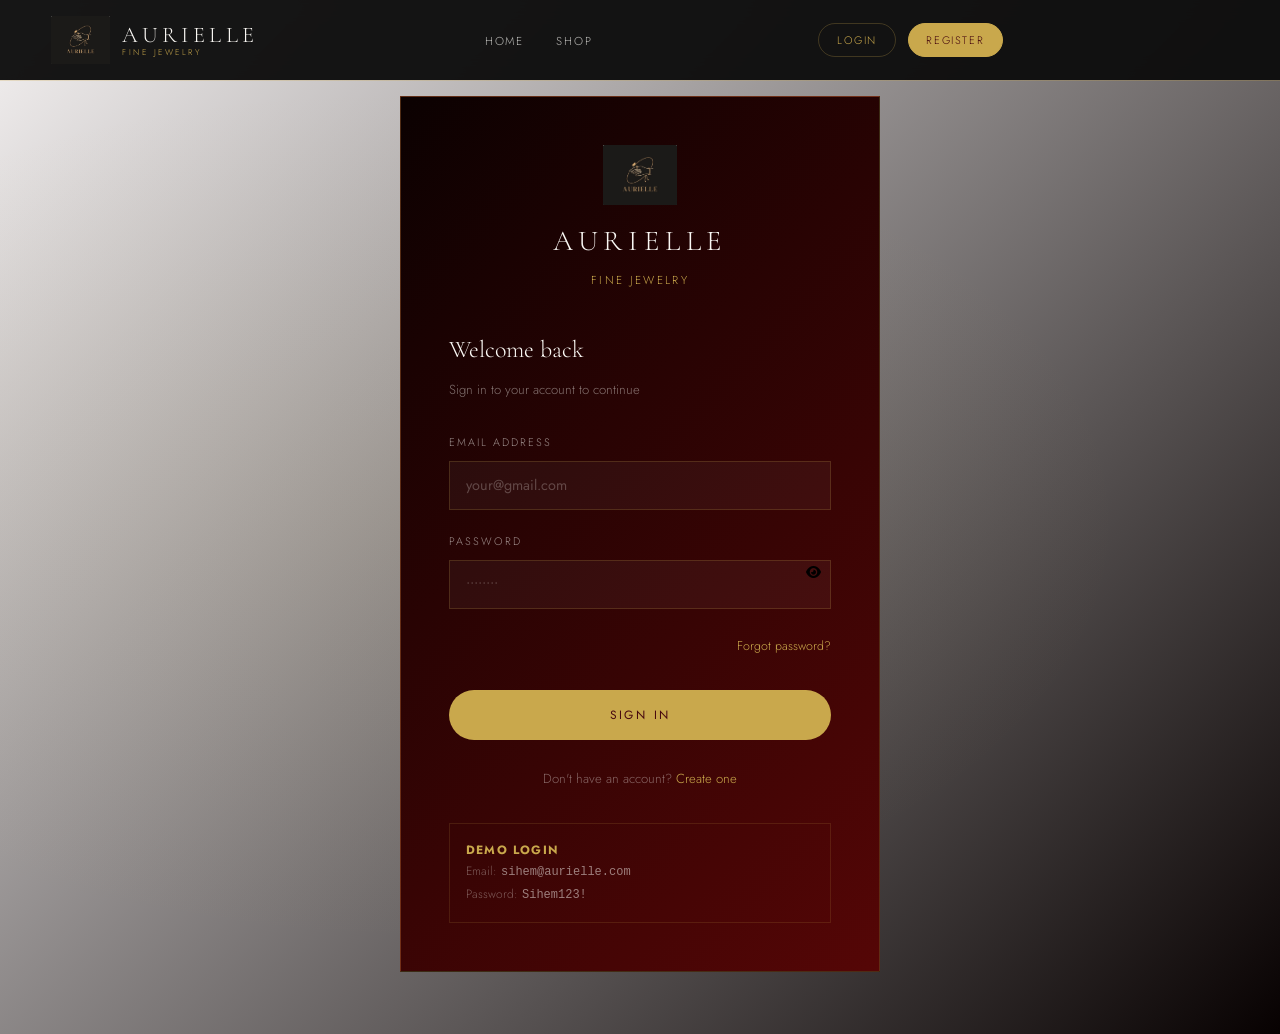
<file: content/login.html>
<!DOCTYPE html>
<html lang="en">
<head>
  <meta charset="UTF-8" />
  <meta name="viewport" content="width=device-width, initial-scale=1.0" />
  <title>Login — Aurielle</title>
  <link rel="stylesheet" href="../style/style.css" />
  <link rel="stylesheet" href="https://cdnjs.cloudflare.com/ajax/libs/font-awesome/6.5.0/css/all.min.css" />
</head>
<body>
  
  <!-- ── HEADER ─────────────────────────────────────────────── -->
  <header class="header dark" id="header">
    <div class="container">
      <nav class="nav">
        <a href="../index.html" class="nav-logo">
          <img src="../images/logo.png" alt="Aurielle logo" />
          <div class="nav-logo-text">
            <span class="brand">AURIELLE</span>
            <span class="brand-sub">Fine Jewelry</span>
          </div>
        </a>
        <ul class="nav-links">
          <li><a href="../index.html">Home</a></li>
          <li><a href="products.html">Shop</a></li>
        </ul>
        <div class="nav-auth">
          <a href="login.html" class="active" style="color:var(--gold);">Login</a>
          <a href="register.html" class="nav-auth-primary">Register</a>
        </div>
        <div class="nav-icons"></div>
           <button class="nav-toggle" aria-label="Menu">
           <span></span>
           <span></span>
             <span></span>
            </button>
      </nav>
    </div>
  </header>


  <!-- ── LOGIN FORM ─────────────────────────────────────────── -->
  <main class="auth-page">
    <div class="auth-box">

      <div class="auth-logo">
        <img src="../images/logo.png" alt="Aurielle" />
        <h1>AURIELLE</h1>
        <p>Fine Jewelry</p>
      </div>

      <h2 class="auth-title">Welcome back</h2>
      <p class="auth-sub">Sign in to your account to continue</p>

      <!-- Alert (shown on error / success) -->
      <div id="loginAlert" class="alert" role="alert"></div>

      <form id="loginForm" novalidate>

        <div class="form-group">
          <label for="loginEmail">Email Address</label>
          <input type="email" id="loginEmail" placeholder="your@gmail.com" autocomplete="email" required />
          <span class="field-msg" id="loginEmailMsg"></span>
        </div>

        <div class="form-group">
          <label for="loginPassword">Password</label>
          <div class="password-wrapper" style="position: relative;">
            <input type="password" id="loginPassword" placeholder="••••••••" autocomplete="current-password" required />
            <button type="button" id="togglePassword" style="position: absolute; right: 10px; top: 5px; background:none; border:none; cursor:pointer;">
              <i class="fa-solid fa-eye" style="color: rgb(0, 0, 0);"></i>
            </button>
          </div>
          <span class="field-msg" id="loginPasswordMsg"></span>
        </div>

        <div style="text-align:right;margin-bottom:1.5rem;">
          <a href="#" style="font-size:0.78rem;color:var(--gold);">Forgot password?</a>
        </div>

        <button type="submit" class="btn btn-primary form-submit">Sign In</button>

      </form>

      <div class="auth-footer">
        Don't have an account? <a href="register.html">Create one</a>
      </div>

      <!-- Demo credentials hint -->
      <div style="margin-top:2rem;padding:1rem;border:1px solid rgba(201,168,76,0.15);font-size:0.75rem;color:rgba(250,248,244,0.35);line-height:1.8;">
        <strong style="color:var(--gold);letter-spacing:0.1em;">DEMO LOGIN</strong><br>
        Email: <code style="color:rgba(250,248,244,0.5);">sihem@aurielle.com</code><br>
        Password: <code style="color:rgba(250,248,244,0.5);">Sihem123!</code>
      </div>

    </div>
  </main>

  <script src="../javascript/auth.js"></script>
  <script src="../javascript/validation.js"></script>

</body>
</html>
</file>
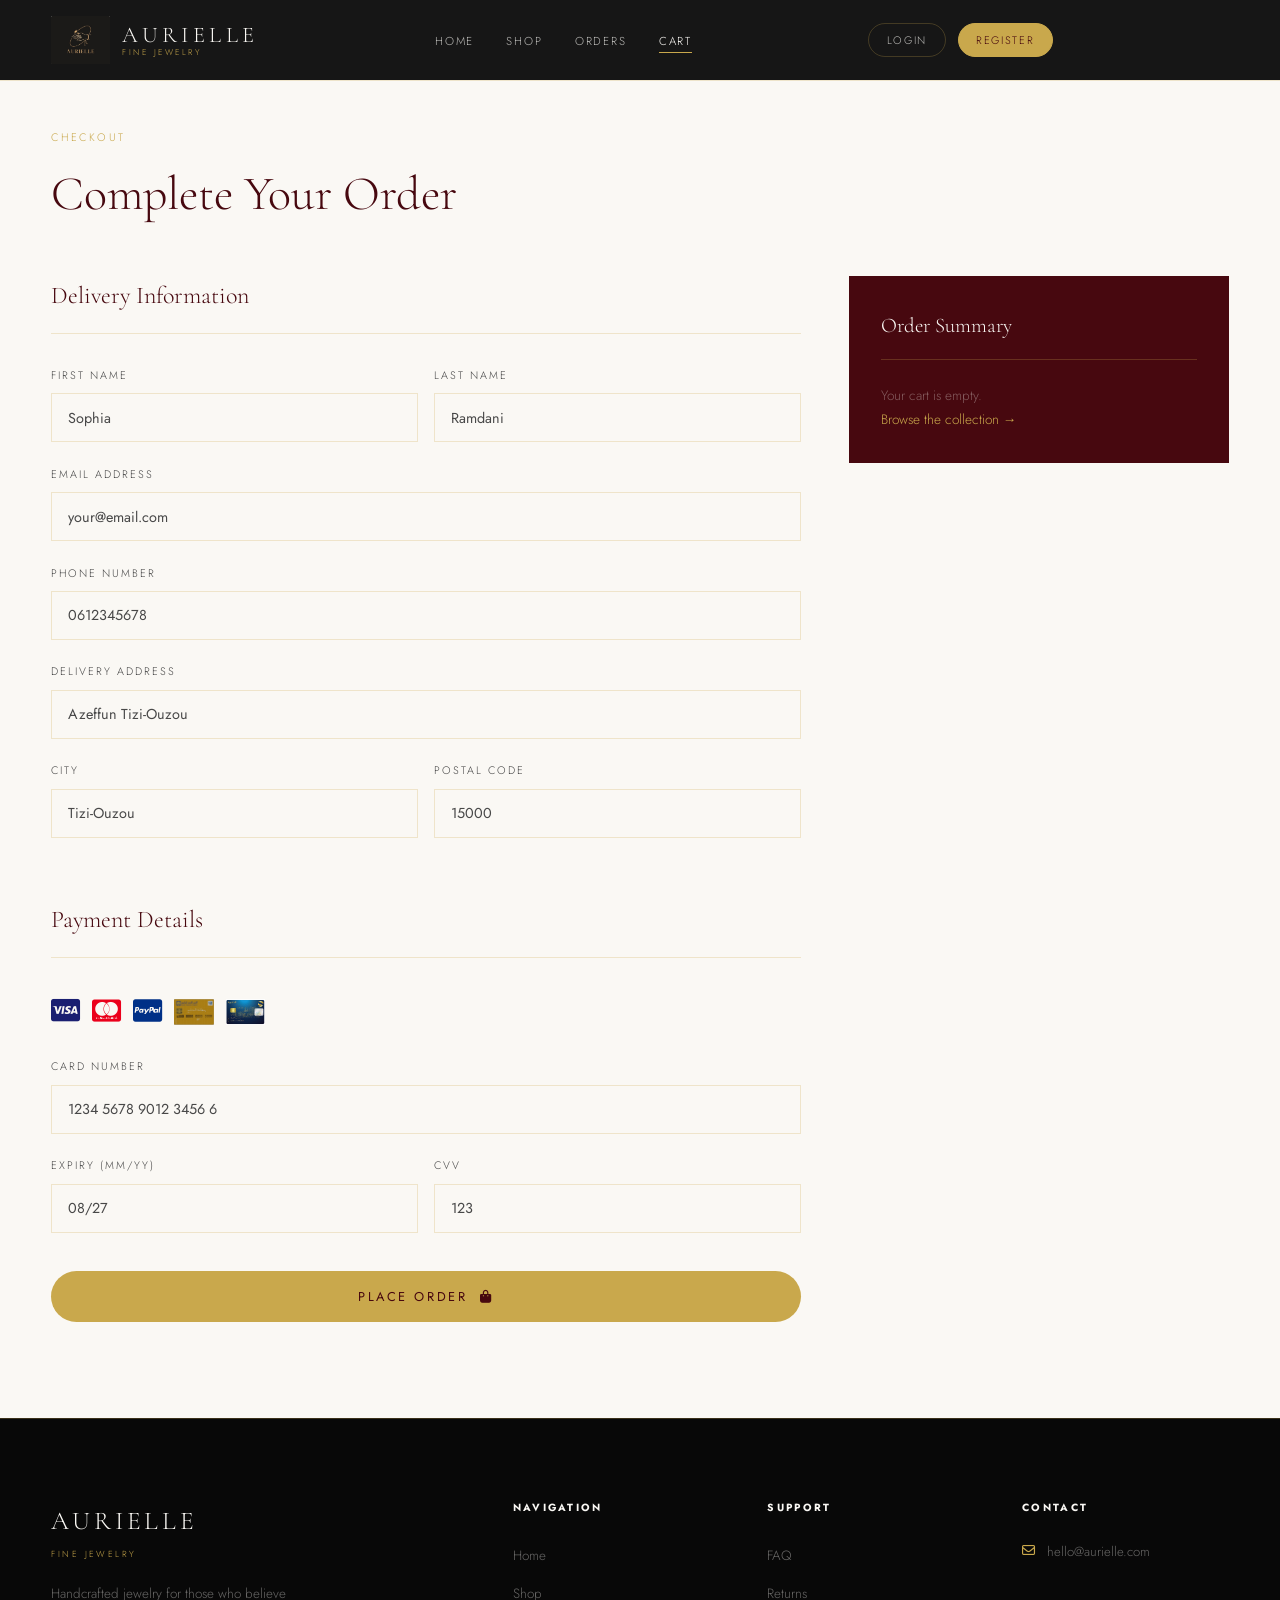
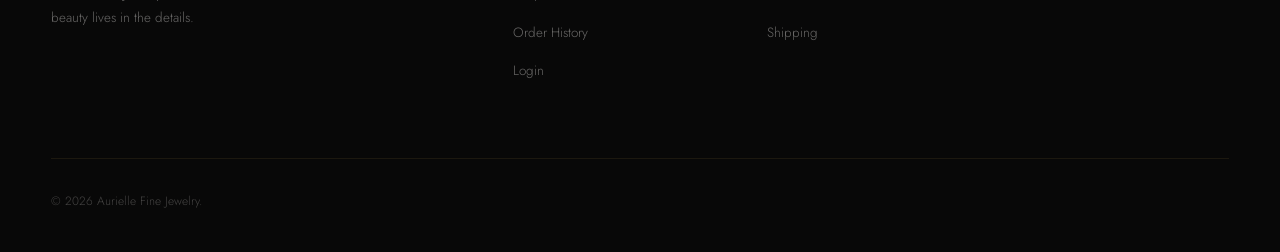
<file: content/order.html>
<!DOCTYPE html>
<html lang="en">
<head>
  <meta charset="UTF-8" />
  <meta name="viewport" content="width=device-width, initial-scale=1.0" />
  <title>Order — Aurielle</title>
  <link rel="stylesheet" href="https://cdnjs.cloudflare.com/ajax/libs/font-awesome/6.5.0/css/all.min.css" />
  <link rel="stylesheet" href="../style/style.css" />
</head>
<body>
  
  <!-- ── HEADER ─────────────────────────────────────────────── -->
  <header class="header dark" id="header">
    <div class="container">
      <nav class="nav">
        <a href="../index.html" class="nav-logo">
          <img src="../images/logo.png" alt="Aurielle logo" />
          <div class="nav-logo-text">
            <span class="brand">AURIELLE</span>
            <span class="brand-sub">Fine Jewelry</span>
          </div>
        </a>
        <ul class="nav-links">
          <li><a href="../index.html">Home</a></li>
          <li><a href="products.html">Shop</a></li>
          <li><a href="orders.html">Orders</a></li>
          <li><a href="order.html" class="active">Cart</a></li>
        </ul>
        <div class="nav-auth" id="navAuth">
          <a href="login.html">Login</a>
          <a href="register.html" class="nav-auth-primary">Register</a>
        </div>
        <div class="nav-icons"></div>
        <button class="nav-toggle" aria-label="Menu">
            <span></span>
            <span></span>
           <span></span>
            </button>
      </nav>
    </div>
  </header>


  <!-- ── ORDER PAGE ─────────────────────────────────────────── -->
  <main class="order-page">
    <div class="container">

      <div class="order-page-header">
        <span class="section-label">Checkout</span>
        <h1>Complete Your Order</h1>
      </div>

      <div id="orderAlert" class="alert" role="alert" aria-live="polite"></div>

      <div class="order-grid">

        <!-- ── LEFT: Form ─────────────────────────────────── -->
        <div class="order-form">

          <h2 class="order-section-title">Delivery Information</h2>

          <form id="orderForm" novalidate>

            <div class="form-row">
              <div class="form-group">
                <label for="orderFirstName">First Name</label>
                <input type="text" id="orderFirstName" placeholder="Sophia" required />
                <span class="field-msg" id="orderFirstNameMsg"></span>
              </div>
              <div class="form-group">
                <label for="orderLastName">Last Name</label>
                <input type="text" id="orderLastName" placeholder="Ramdani" required />
                <span class="field-msg" id="orderLastNameMsg"></span>
              </div>
            </div>

            <div class="form-group">
              <label for="orderEmail">Email Address</label>
              <input type="email" id="orderEmail" placeholder="your@email.com" required />
              <span class="field-msg" id="orderEmailMsg"></span>
            </div>

            <div class="form-group">
              <label for="orderPhone">Phone Number</label>
              <input type="tel" id="orderPhone" placeholder="0612345678"
                     maxlength="10" inputmode="numeric" pattern="[0-9]{10}" required />
              <span class="field-msg" id="orderPhoneMsg"></span>
            </div>

            <div class="form-group">
              <label for="orderAddress">Delivery Address</label>
              <input type="text" id="orderAddress" placeholder="Azeffun Tizi-Ouzou" required />
              <span class="field-msg" id="orderAddressMsg"></span>
            </div>

            <div class="form-row">
              <div class="form-group">
                <label for="orderCity">City</label>
                <input type="text" id="orderCity" placeholder="Tizi-Ouzou" required />
                <span class="field-msg" id="orderCityMsg"></span>
              </div>
              <div class="form-group">
                <label for="orderZip">Postal Code</label>
                <input type="text" id="orderZip" placeholder="15000" required />
                <span class="field-msg" id="orderZipMsg"></span>
              </div>
            </div>

            <!-- Payment -->
            <h2 class="order-section-title" style="margin-top:2.5rem;">Payment Details</h2>

            <div style="display:flex;gap:0.75rem;margin-bottom:1.5rem;align-items:center;">
              <span style="font-size:1.6rem;color:#1a1f71;" title="Visa"><i class="fa-brands fa-cc-visa"></i></span>
              <span style="font-size:1.6rem;color:#eb001b;" title="Mastercard"><i class="fa-brands fa-cc-mastercard"></i></span>
              <span style="font-size:1.6rem;color:#003087;" title="PayPal"><i class="fa-brands fa-cc-paypal"></i></span>
              <span title="CIB Card"> <img src="../images/cib.png" alt="CIB" style="height:1.6rem;width:auto;vertical-align:middle;"></span>
              <span title="Edahabia Card"> <img src="../images/edahabia.png" alt="Edahabia" style="height:1.6rem;width:auto;vertical-align:middle;"></span>

            </div>

            <div class="form-group">
              <label for="cardNum">Card Number</label>
              <input type="text" id="cardNum" placeholder="1234 5678 9012 3456 6" maxlength="19" required />
              <span class="field-msg" id="cardNumMsg"></span>
            </div>

            <div class="form-row">
              <div class="form-group">
                <label for="cardExpiry">Expiry (MM/YY)</label>
                <input type="text" id="cardExpiry" placeholder="08/27" maxlength="5" required />
                <span class="field-msg" id="cardExpiryMsg"></span>
              </div>
              <div class="form-group">
                <label for="cardCvv">CVV</label>
                <input type="text" id="cardCvv" placeholder="123" maxlength="4" required />
                <span class="field-msg" id="cardCvvMsg"></span>
              </div>
            </div>

            <button type="submit" class="btn btn-primary" style="width:100%;margin-top:1rem;font-size:0.8rem;">
              Place Order &nbsp;<i class="fa-solid fa-bag-shopping"></i>
            </button>

          </form>
        </div><!-- /order-form -->


        <!-- ── RIGHT: Summary ──────────────────────────────── -->
        <aside class="order-summary" id="orderSummary">
          <h3>Order Summary</h3>
          <div id="summaryItems">
            <p style="color:rgba(250,248,244,0.35);font-size:0.85rem;">
              Your cart is empty.<br>
              <a href="products.html" style="color:var(--gold);">Browse the collection →</a>
            </p>
          </div>
          <div class="summary-totals" id="summaryTotals" style="display:none;">
            <div class="summary-row"><span>Subtotal</span><span id="subtotal">$0</span></div>
            <div class="summary-row"><span>Shipping</span><span id="shipping">$0</span></div>
            <div class="summary-row total"><span>Total</span><span id="total">$0</span></div>
          </div>
        </aside>

      </div>
    </div>
  </main>


  <!-- ── FOOTER ─────────────────────────────────────────────── -->
  <footer class="footer">
    <div class="container">
      <div class="footer-grid">
        <div class="footer-brand footer-col">
          <span class="logo-word">AURIELLE</span>
          <span class="logo-sub">Fine Jewelry</span>
          <p class="footer-desc">Handcrafted jewelry for those who believe beauty lives in the details.</p>
        </div>
        <div class="footer-col">
          <h4>Navigation</h4>
          <ul>
            <li><a href="../index.html">Home</a></li>
            <li><a href="products.html">Shop</a></li>
            <li><a href="orders.html">Order History</a></li>
            <li><a href="login.html">Login</a></li>
          </ul>
        </div>
        <div class="footer-col">
          <h4>Support</h4>
          <ul>
            <li><a href="#">FAQ</a></li>
            <li><a href="#">Returns</a></li>
            <li><a href="#">Shipping</a></li>
          </ul>
        </div>
        <div class="footer-col">
          <h4>Contact</h4>
          <div class="footer-contact-item">
            <i class="fa-regular fa-envelope"></i>
            <span>hello@aurielle.com</span>
          </div>
        </div>
      </div>
      <div class="footer-bottom">
        <p class="footer-copy">&copy; 2026 Aurielle Fine Jewelry.</p>
      </div>
    </div>
  </footer>

  <!-- order.js defines renderSummary() BEFORE validation.js needs it -->
  <script src="../javascript/auth.js"></script>
  <script src="../javascript/order.js"></script>
  <script src="../javascript/validation.js"></script>
 
 

</body>
</html>
</file>
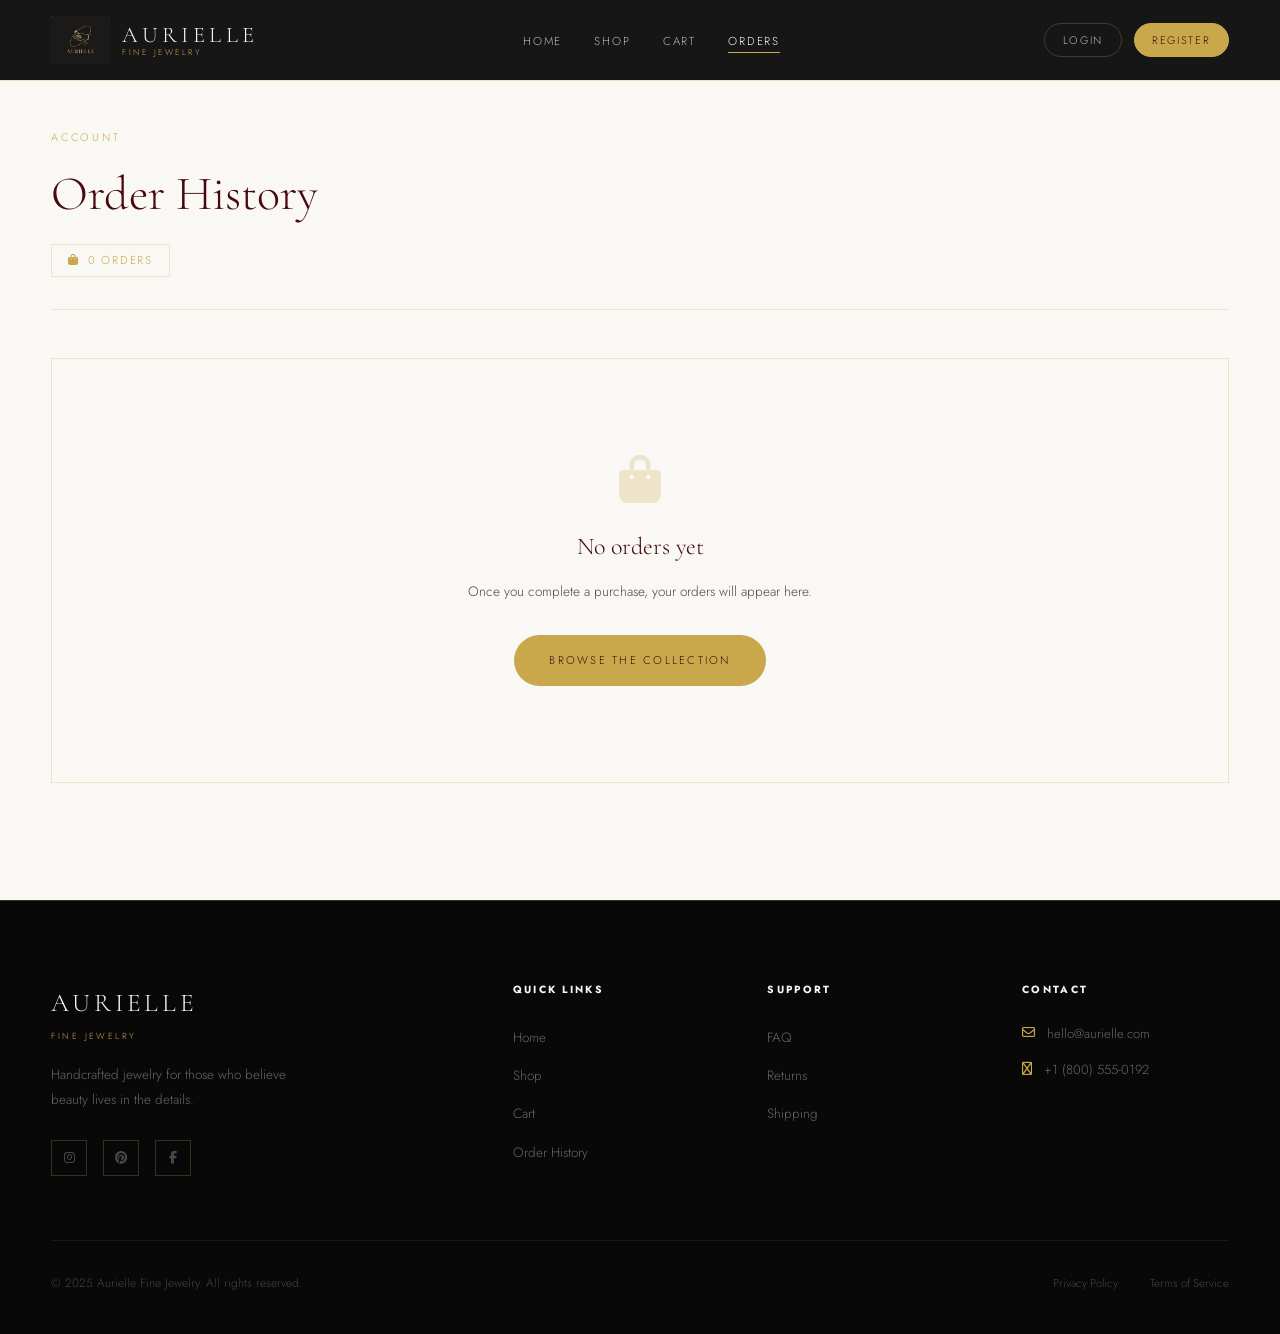
<file: content/orders.html>
<!DOCTYPE html>
<html lang="en">
<head>
  <meta charset="UTF-8" />
  <meta name="viewport" content="width=device-width, initial-scale=1.0" />
  <title>Order History — Aurielle Fine Jewelry</title>
  <link rel="stylesheet" href="../style/style.css" />
  <link rel="stylesheet" href="https://cdnjs.cloudflare.com/ajax/libs/font-awesome/6.5.0/css/all.min.css" />
</head>
<body>

  <!-- ── HEADER ─────────────────────────────────────────────── -->
  <header class="header dark" id="header">
    <div class="container">
      <nav class="nav">
        <a href="../index.html" class="nav-logo">
          <img src="../images/logo.png" alt="Aurielle logo" />
          <div class="nav-logo-text">
            <span class="brand">AURIELLE</span>
            <span class="brand-sub">Fine Jewelry</span>
          </div>
        </a>
        <ul class="nav-links">
          <li><a href="../index.html">Home</a></li>
          <li><a href="products.html">Shop</a></li>
          <li><a href="order.html">Cart</a></li>
          <li><a href="orders.html" class="active">Orders</a></li>
        </ul>
        <div class="nav-auth" id="navAuth">
          <a href="login.html">Login</a>
          <a href="register.html" class="nav-auth-primary">Register</a>
        </div>
      </nav>
    </div>
  </header>


  <!-- ── ORDERS PAGE ────────────────────────────────────────── -->
  <main class="orders-page">
    <div class="container">

      <div class="orders-page-header">
        <div class="orders-page-header-left">
          <span class="section-label">Account</span>
          <h1>Order History</h1>
          <div class="orders-count-badge">
            <i class="fa-solid fa-bag-shopping"></i>
            <span id="ordersCountLabel">0 orders</span>
          </div>
        </div>
        <button class="btn-clear-orders" id="clearAllBtn" title="Delete all orders">
          <i class="fa-solid fa-trash-can"></i>&nbsp; Clear All
        </button>
      </div>

      <!-- Search + Sort toolbar -->
      <div class="orders-toolbar" id="ordersToolbar" style="display:none;">
        <div class="orders-search">
          <i class="fa-solid fa-magnifying-glass"></i>
          <input type="text" id="ordersSearchInput" placeholder="Search by name, email or order ID…" />
        </div>
        <select class="orders-sort-select" id="ordersSortSelect">
          <option value="newest">Newest First</option>
          <option value="oldest">Oldest First</option>
          <option value="highest">Total: High → Low</option>
          <option value="lowest">Total: Low → High</option>
        </select>
      </div>

      <!-- Orders list -->
      <div id="ordersContainer">
        <!-- Populated by JS -->
      </div>

    </div>
  </main>


  <!-- ── FOOTER ─────────────────────────────────────────────── -->
  <footer class="footer">
    <div class="container">
      <div class="footer-grid">
        <div class="footer-brand footer-col">
          <span class="logo-word">AURIELLE</span>
          <span class="logo-sub">Fine Jewelry</span>
          <p class="footer-desc">Handcrafted jewelry for those who believe beauty lives in the details.</p>
          <div class="footer-social">
            <a href="#" title="Instagram"><i class="fa-brands fa-instagram"></i></a>
            <a href="#" title="Pinterest"><i class="fa-brands fa-pinterest"></i></a>
            <a href="#" title="Facebook"><i class="fa-brands fa-facebook-f"></i></a>
          </div>
        </div>
        <div class="footer-col">
          <h4>Quick Links</h4>
          <ul>
            <li><a href="../index.html">Home</a></li>
            <li><a href="products.html">Shop</a></li>
            <li><a href="order.html">Cart</a></li>
            <li><a href="orders.html">Order History</a></li>
          </ul>
        </div>
        <div class="footer-col">
          <h4>Support</h4>
          <ul>
            <li><a href="#">FAQ</a></li>
            <li><a href="#">Returns</a></li>
            <li><a href="#">Shipping</a></li>
          </ul>
        </div>
        <div class="footer-col">
          <h4>Contact</h4>
          <div class="footer-contact-item">
            <i class="fa-regular fa-envelope"></i>
            <span>hello@aurielle.com</span>
          </div>
          <div class="footer-contact-item">
            <i class="fa-regular fa-phone"></i>
            <span>+1 (800) 555-0192</span>
          </div>
        </div>
      </div>
      <div class="footer-bottom">
        <p class="footer-copy">&copy; 2025 Aurielle Fine Jewelry. All rights reserved.</p>
        <div class="footer-legal">
          <a href="#">Privacy Policy</a>
          <a href="#">Terms of Service</a>
        </div>
      </div>
    </div>
  </footer>

  <script src="../javascript/auth.js"></script>
  <script>
    /* ============================================================
       orders.html — Order History page logic
       Reads from localStorage key "aurielle_orders"
       All orders are saved by validation.js on successful checkout
       ============================================================ */

    // ── Storage helpers ─────────────────────────────────────────
    function getOrders() {
      return JSON.parse(localStorage.getItem("aurielle_orders") || "[]");
    }
    function saveOrders(orders) {
      localStorage.setItem("aurielle_orders", JSON.stringify(orders));
    }

    // ── Format date nicely ──────────────────────────────────────
    function formatDate(iso) {
      const d = new Date(iso);
      return d.toLocaleDateString("en-GB", {
        day: "2-digit", month: "short", year: "numeric"
      }) + " · " + d.toLocaleTimeString("en-GB", {
        hour: "2-digit", minute: "2-digit"
      });
    }

    // ── Normalise an order so old/incomplete records never crash ──
    function normaliseOrder(order) {
      const items    = Array.isArray(order.items) ? order.items : [];
      const subtotal = typeof order.subtotal  === "number"
        ? order.subtotal
        : items.reduce((s, i) => s + (i.price || 0) * (i.qty || 1), 0);
      // support both old schema  and new schema (shipping: flat 700 da)
      const shipping = typeof order.shipping === "number" ? order.shipping
                     : 700;
      const total    = typeof order.total === "number" ? order.total : subtotal + shipping;
      return { ...order, items, subtotal, shipping, total };
    }

    // ── Render a single order card ──────────────────────────────
    function renderOrderCard(rawOrder) {
      const order = normaliseOrder(rawOrder);

      const productsHTML = order.items.length
        ? order.items.map(item => `
          <div class="order-product-item">
            <img class="order-product-img"
                 src="${item.image || ''}"
                 alt="${item.name || 'Product'}"
                 onerror="this.src='../images/logo.png'" />
            <div class="order-product-info">
              <p class="order-product-name">${item.name || '—'}</p>
              <p class="order-product-meta">${item.category || ''} &middot; Qty ${item.qty || 1}</p>
            </div>
            <span class="order-product-price">${((item.price || 0) * (item.qty || 1)).toLocaleString()} da</span>
          </div>
        `).join("")
        : `<p style="font-size:0.82rem;color:var(--gray);">No item details available.</p>`;

      // Safe customer — old records may not have this object at all
      const c = order.customer || {};
      const customerName = [c.firstName, c.lastName].filter(Boolean).join(" ") || "—";
      const addressLine  = [c.address, c.city, c.zip].filter(Boolean).join(", ") || "—";

      return `
        <div class="order-card" data-order-id="${order.id}">

          <div class="order-card-header">
            <span class="order-card-id">${order.id || "—"}</span>
            <span class="order-card-date">
              <i class="fa-regular fa-clock"></i>&nbsp;${formatDate(order.date)}
            </span>
            <span class="order-card-total">
              Total&nbsp;<span>${order.total.toLocaleString()} da</span>
            </span>
          </div>

          <div class="order-card-body">

            <!-- Customer info -->
            <div class="order-card-section">
              <h4><i class="fa-regular fa-user"></i>&nbsp; Customer</h4>
              <div class="order-info-row">
                <span class="order-info-label">Name</span>
                <span class="order-info-value">${customerName}</span>
              </div>
              <div class="order-info-row">
                <span class="order-info-label">Email</span>
                <span class="order-info-value">${c.email || "—"}</span>
              </div>
              <div class="order-info-row">
                <span class="order-info-label">Phone</span>
                <span class="order-info-value">${c.phone || "—"}</span>
              </div>
              <div class="order-info-row">
                <span class="order-info-label">Address</span>
                <span class="order-info-value">${addressLine}</span>
              </div>
              <hr style="border:none;border-top:1px solid rgba(201,168,76,0.1);margin:1rem 0;" />
              <div class="order-info-row">
                <span class="order-info-label">Subtotal</span>
                <span class="order-info-value">${order.subtotal.toLocaleString()} da</span>
              </div>
              <div class="order-info-row">
                <span class="order-info-label">Shipping</span>
                <span class="order-info-value">${order.shipping.toLocaleString()} da</span>
              </div>
              <div class="order-info-row" style="margin-top:0.4rem;">
                <span class="order-info-label" style="font-weight:600;">Total</span>
                <span class="order-info-value" style="color:var(--gold-dk);font-family:var(--font-display);font-size:1.05rem;">
                  ${order.total.toLocaleString()} da
                </span>
              </div>
            </div>

            <!-- Products -->
            <div class="order-card-section">
              <h4><i class="fa-regular fa-bag-shopping"></i>&nbsp; Items (${order.items.length})</h4>
              <div class="order-products-list">
                ${productsHTML}
              </div>
            </div>

          </div>

          <div class="order-card-footer">
            <button class="btn-delete-order" onclick="deleteOrder('${order.id}')">
              <i class="fa-solid fa-xmark"></i>&nbsp; Delete Order
            </button>
          </div>

        </div>
      `;
    }

    // ── Render all orders ───────────────────────────────────────
    function renderOrders(orders) {
      const container   = document.getElementById("ordersContainer");
      const countLabel  = document.getElementById("ordersCountLabel");
      const toolbar     = document.getElementById("ordersToolbar");
      const clearAllBtn = document.getElementById("clearAllBtn");

      countLabel.textContent = orders.length === 1
        ? "1 order"
        : `${orders.length} orders`;

      if (orders.length === 0) {
        toolbar.style.display     = "none";
        clearAllBtn.style.display = "none";
        container.innerHTML = `
          <div class="orders-empty">
            <i class="fa-solid fa-bag-shopping"></i>
            <h3>No orders yet</h3>
            <p>Once you complete a purchase, your orders will appear here.</p>
            <a href="products.html" class="btn btn-primary">Browse the Collection</a>
          </div>`;
        return;
      }

      toolbar.style.display     = "flex";
      clearAllBtn.style.display = "";

      const grid = document.createElement("div");
      grid.className = "orders-grid";
      grid.innerHTML = orders.map(renderOrderCard).join("");
      container.innerHTML = "";
      container.appendChild(grid);
    }

    // ── Filter + sort pipeline ──────────────────────────────────
    function applyOrdersFilter() {
      let orders = getOrders();
      const query = document.getElementById("ordersSearchInput").value.toLowerCase().trim();
      const sort  = document.getElementById("ordersSortSelect").value;

      // Search
      if (query) {
        orders = orders.filter(o =>
          o.id.toLowerCase().includes(query) ||
          o.customer.firstName.toLowerCase().includes(query) ||
          o.customer.lastName.toLowerCase().includes(query) ||
          o.customer.email.toLowerCase().includes(query)
        );
      }

      // Sort
      switch (sort) {
        case "oldest":  orders.sort((a,b) => new Date(a.date) - new Date(b.date)); break;
        case "highest": orders.sort((a,b) => b.total - a.total); break;
        case "lowest":  orders.sort((a,b) => a.total - b.total); break;
        default:        orders.sort((a,b) => new Date(b.date) - new Date(a.date)); // newest
      }

      renderOrders(orders);
    }

    // ── Delete a single order ───────────────────────────────────
    function deleteOrder(id) {
      const card = document.querySelector(`.order-card[data-order-id="${id}"]`);
      if (card) {
        card.style.transition = "opacity 0.25s, transform 0.25s";
        card.style.opacity    = "0";
        card.style.transform  = "translateY(-6px)";
        setTimeout(() => {
          const orders = getOrders().filter(o => o.id !== id);
          saveOrders(orders);
          applyOrdersFilter();
        }, 270);
      }
    }

    // ── Clear all orders ────────────────────────────────────────
    function initClearAll() {
      document.getElementById("clearAllBtn").addEventListener("click", () => {
        if (getOrders().length === 0) return;
        // Simple confirm — keeps it lightweight
        const confirmed = window.confirm(
          "Delete all order history? This cannot be undone."
        );
        if (confirmed) {
          localStorage.removeItem("aurielle_orders");
          applyOrdersFilter();
        }
      });
    }

    // ── One-time migration: normalise & re-save all stored orders ──
    // Runs once on load so old orders saved before the current schema
    // are cleaned up — prevents any future toLocaleString() crashes.
    function migrateOrders() {
      const raw = JSON.parse(localStorage.getItem("aurielle_orders") || "[]");
      const fixed = raw.map(normaliseOrder);
      localStorage.setItem("aurielle_orders", JSON.stringify(fixed));
    }

    // ── Init ────────────────────────────────────────────────────
    document.addEventListener("DOMContentLoaded", () => {
      migrateOrders();       // fix any old/bad records first
      applyOrdersFilter();
      initClearAll();

      document.getElementById("ordersSearchInput")
        .addEventListener("input", applyOrdersFilter);
      document.getElementById("ordersSortSelect")
        .addEventListener("change", applyOrdersFilter);
    });
  </script>

</body>
</html>
</file>
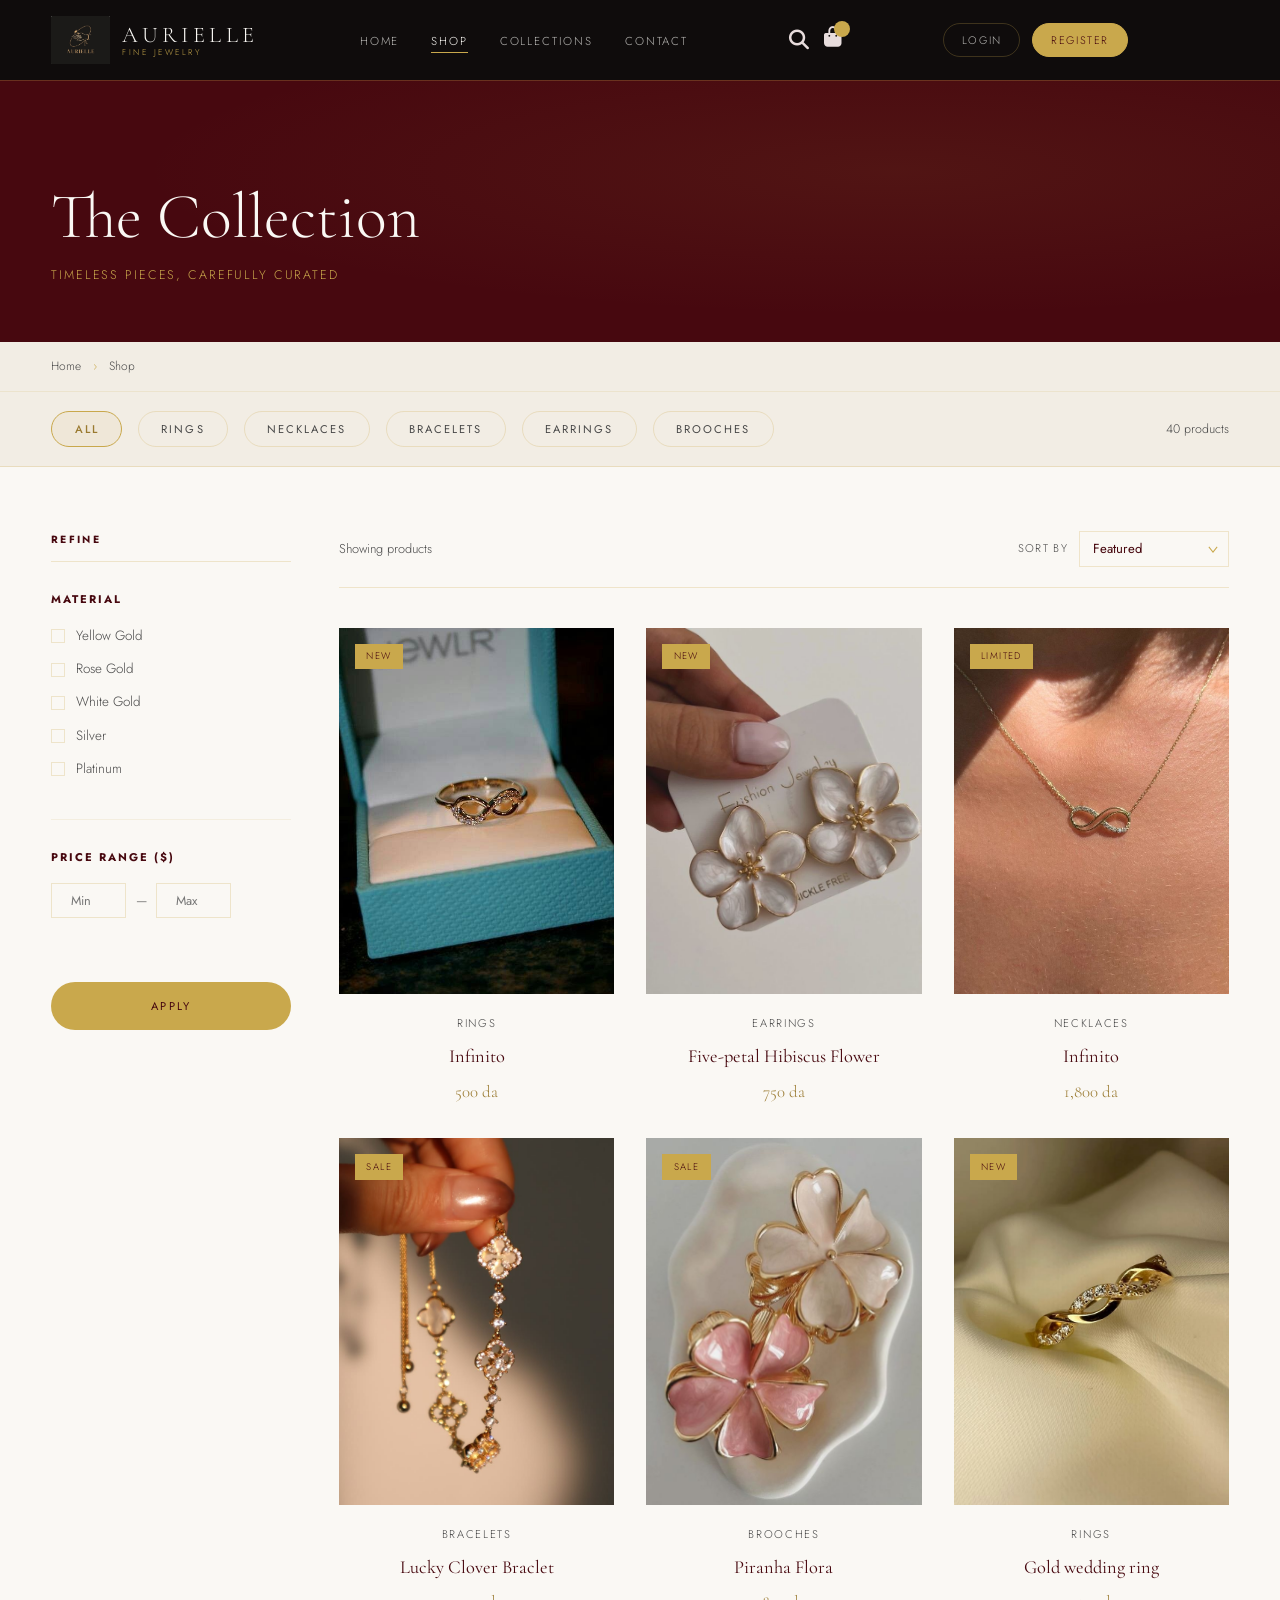
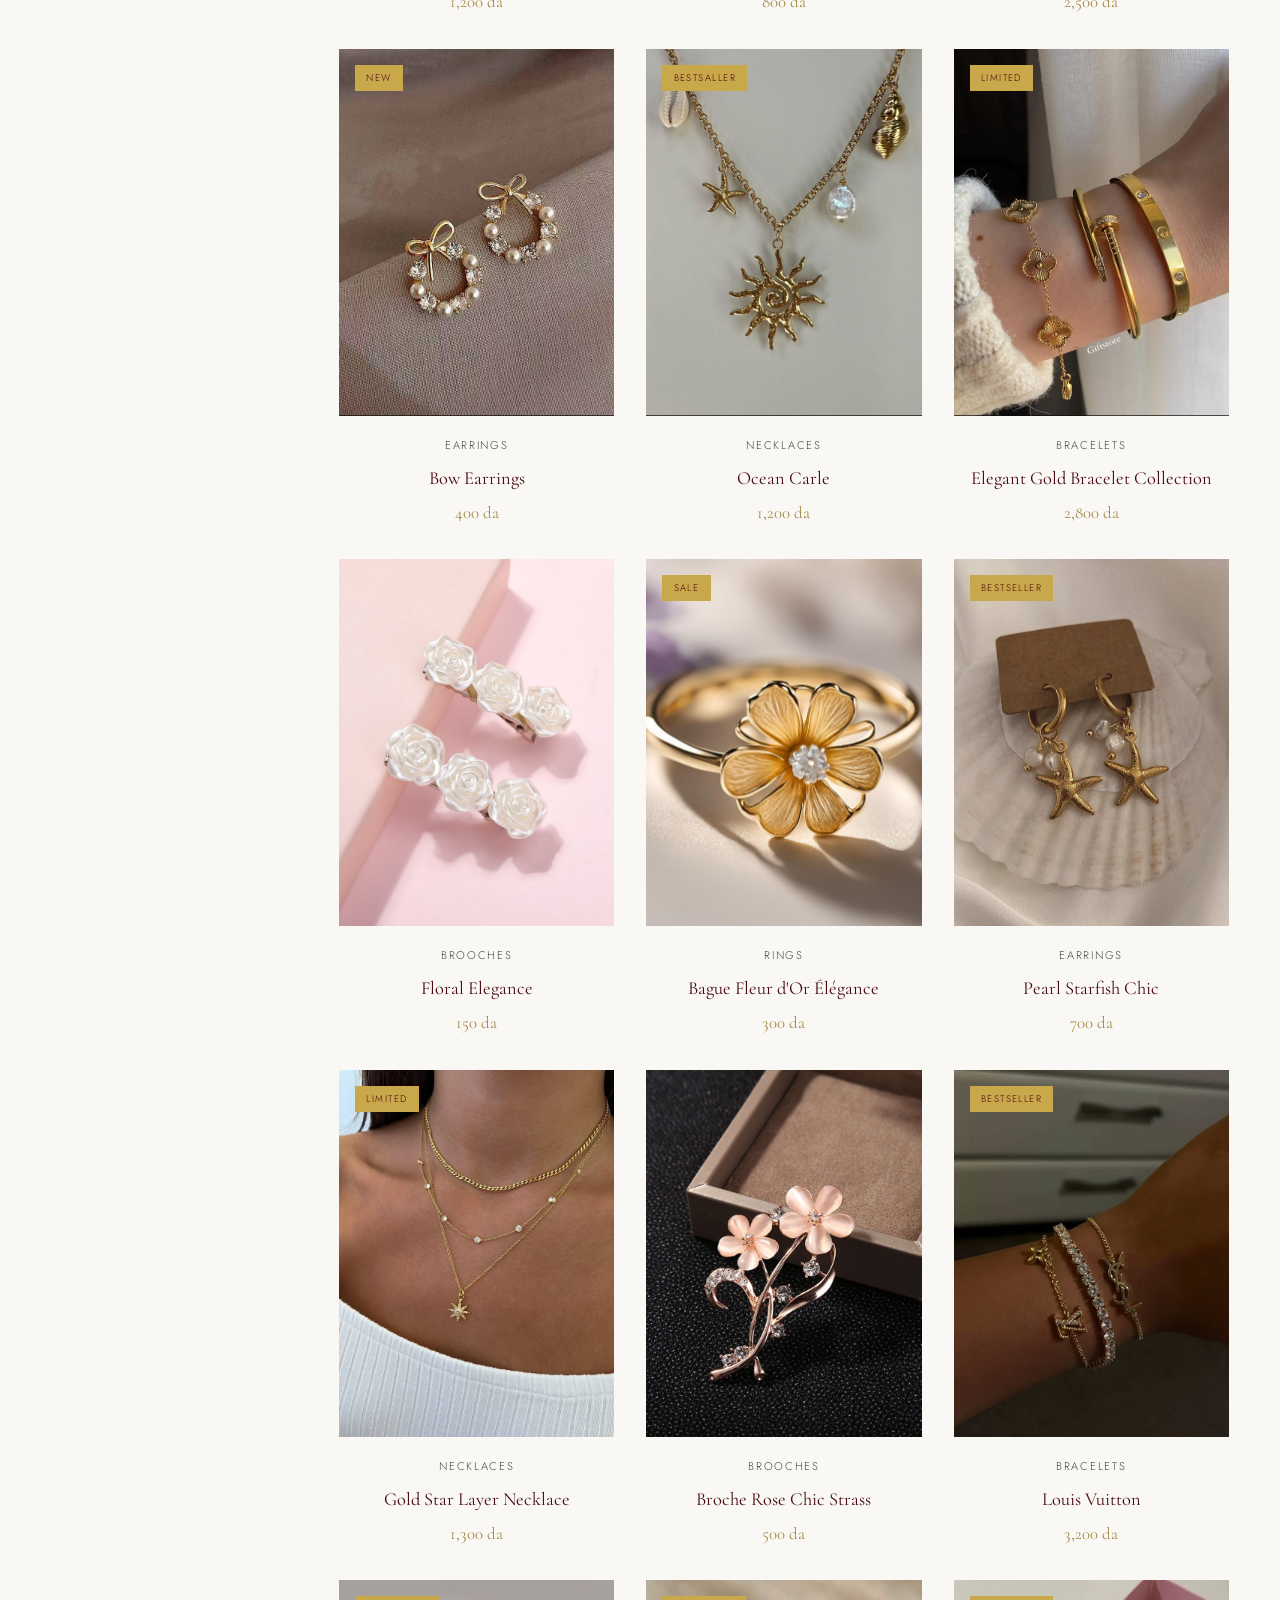
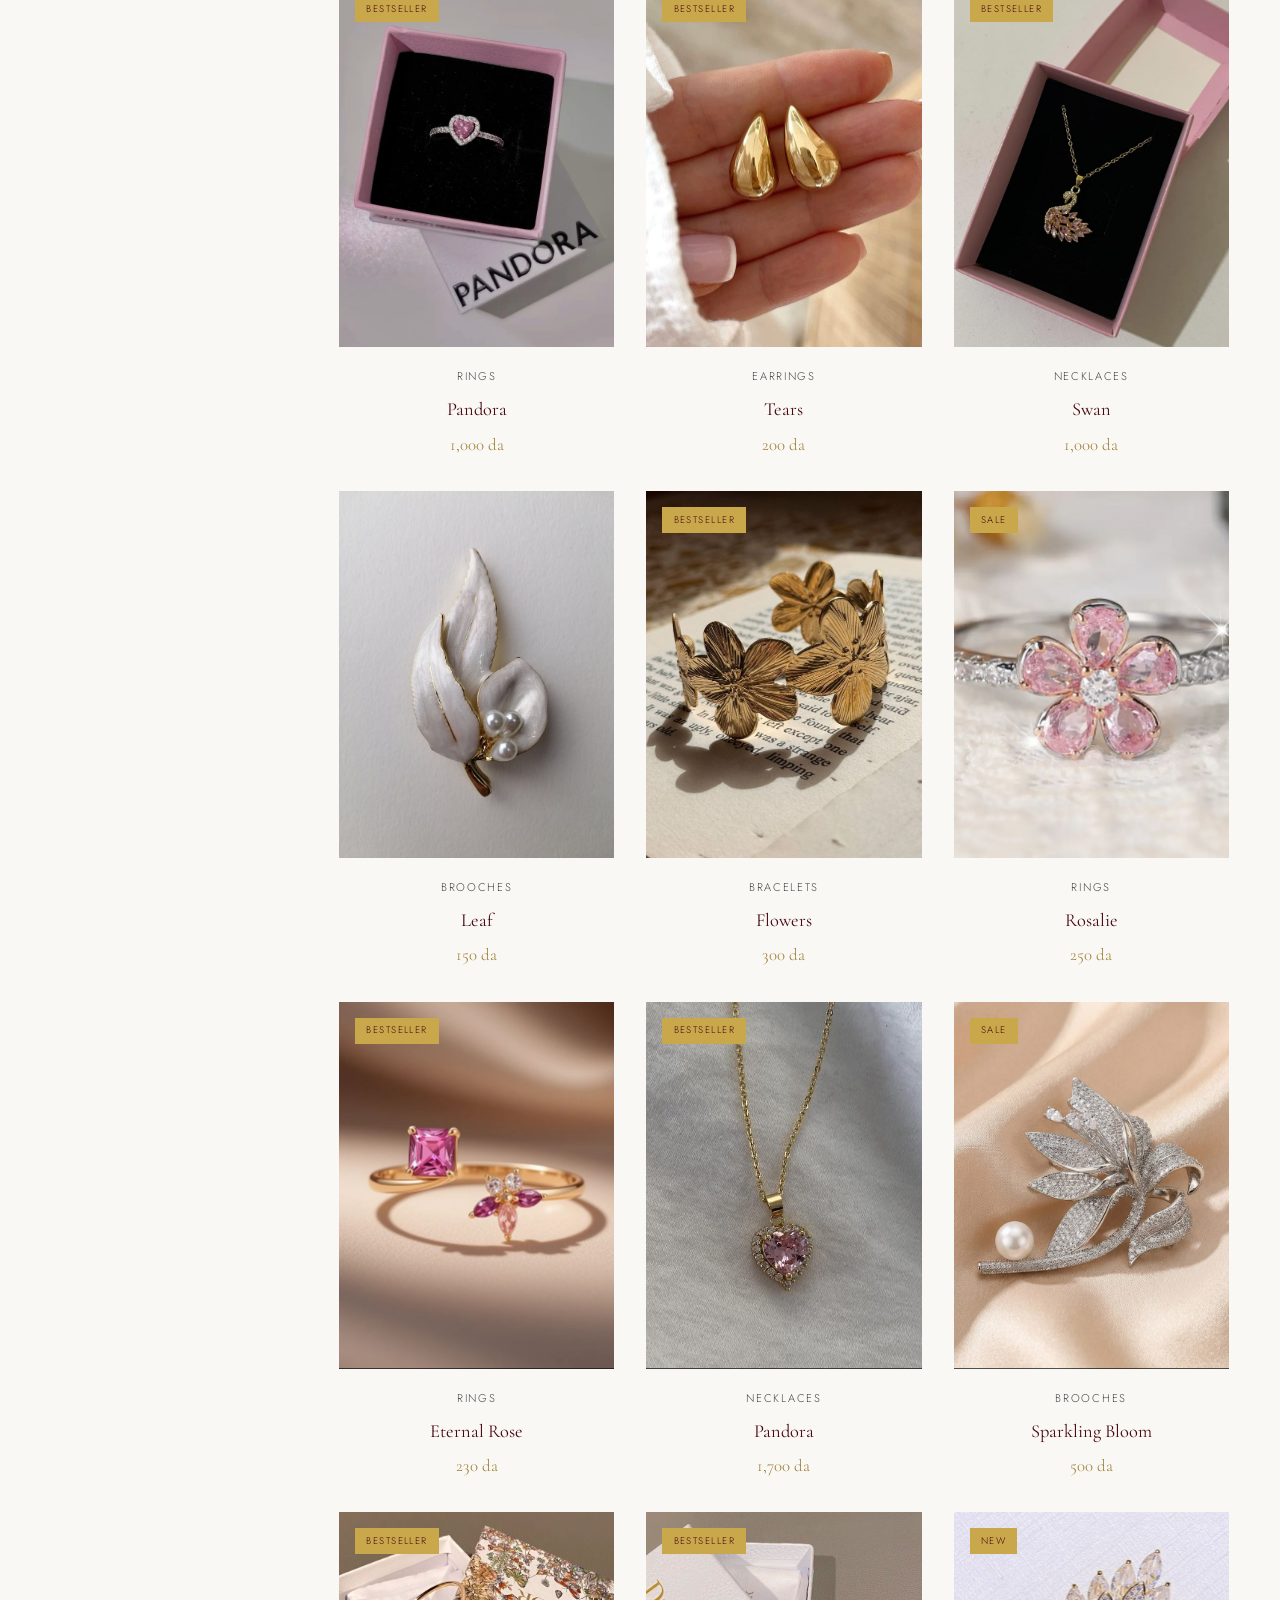
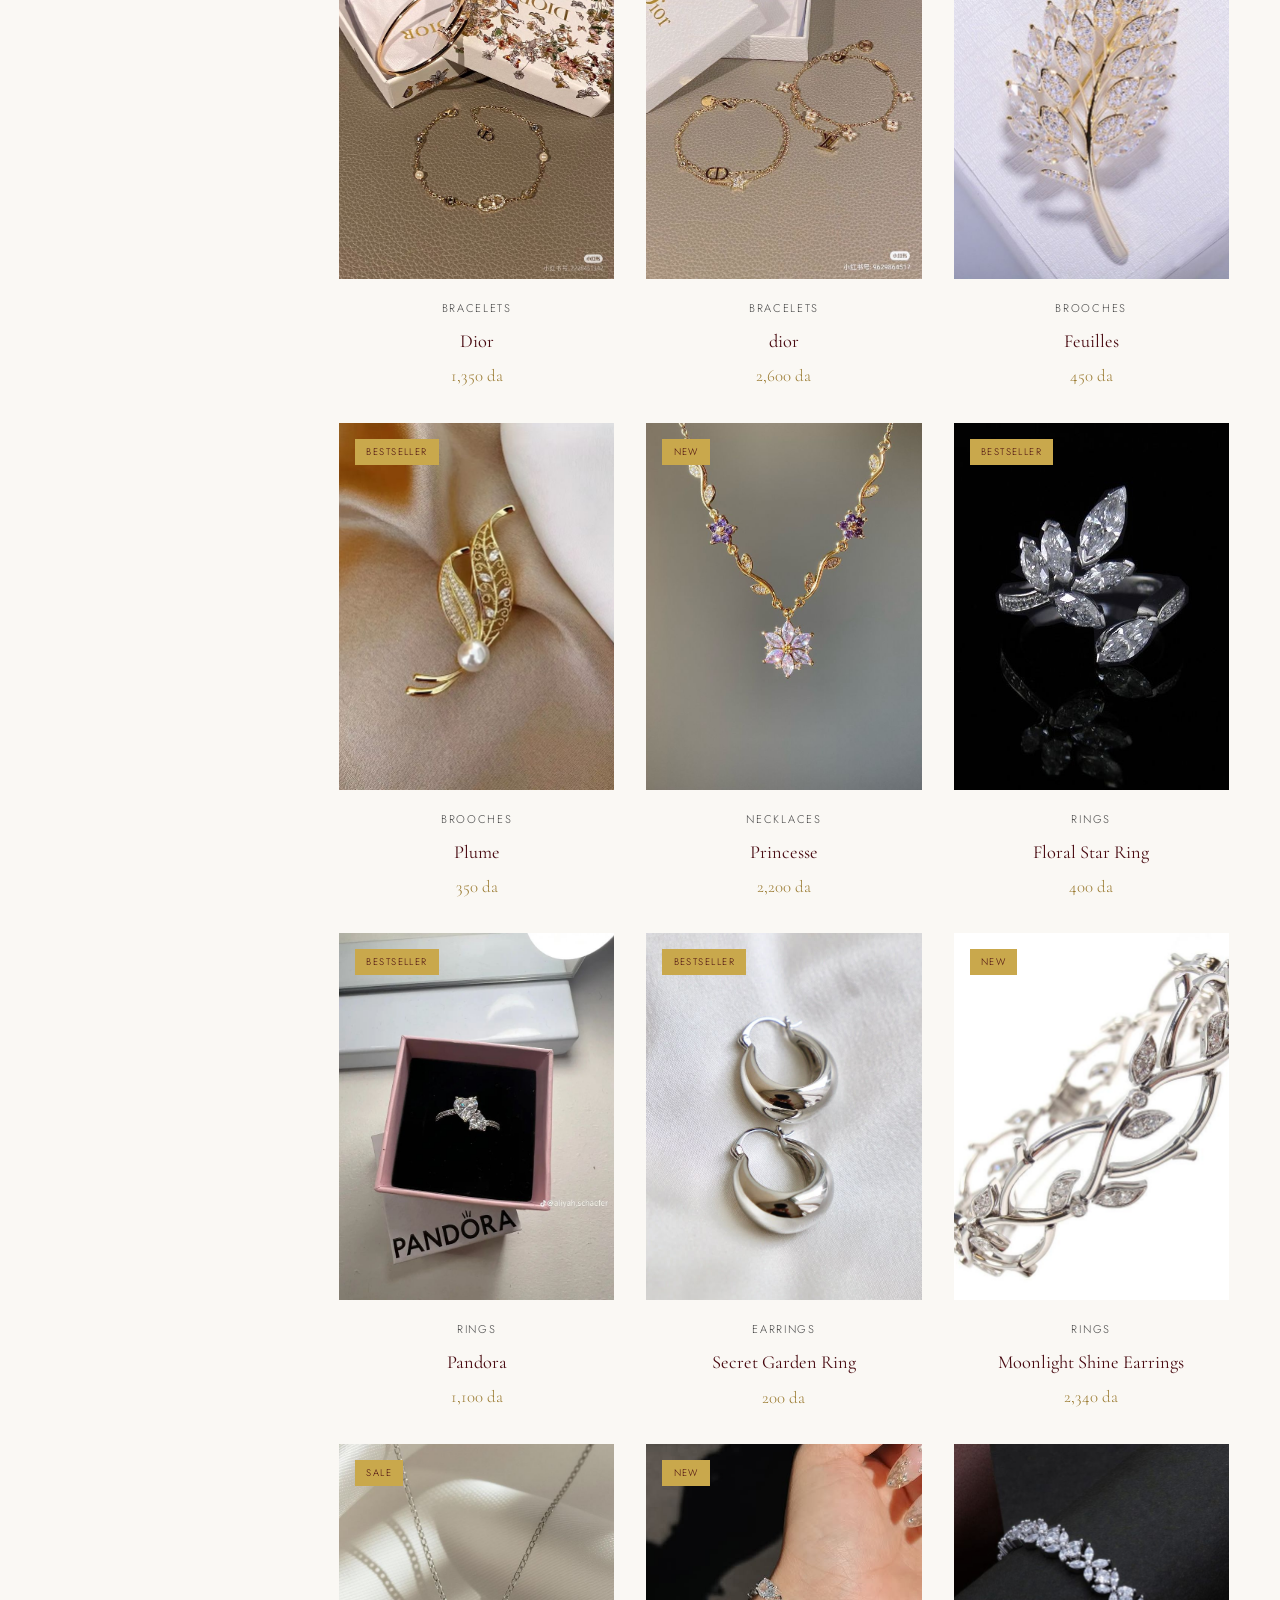
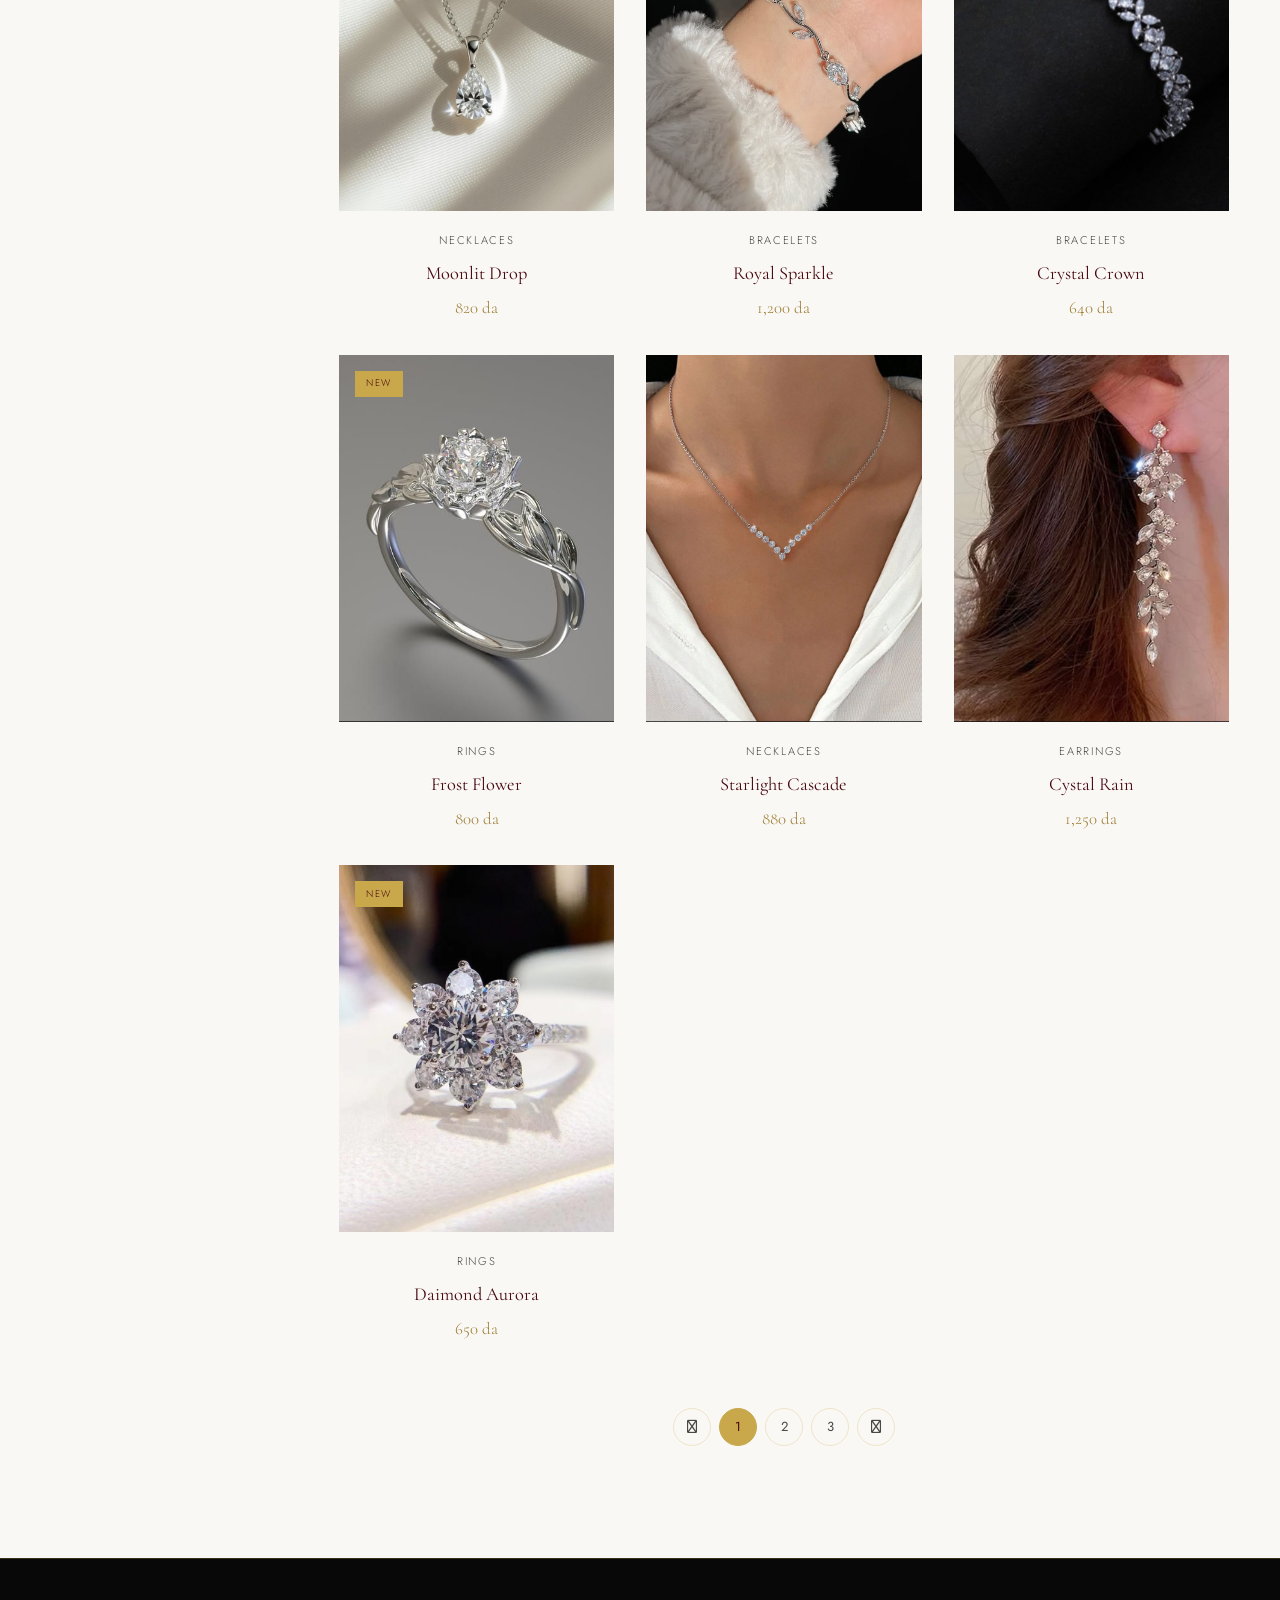
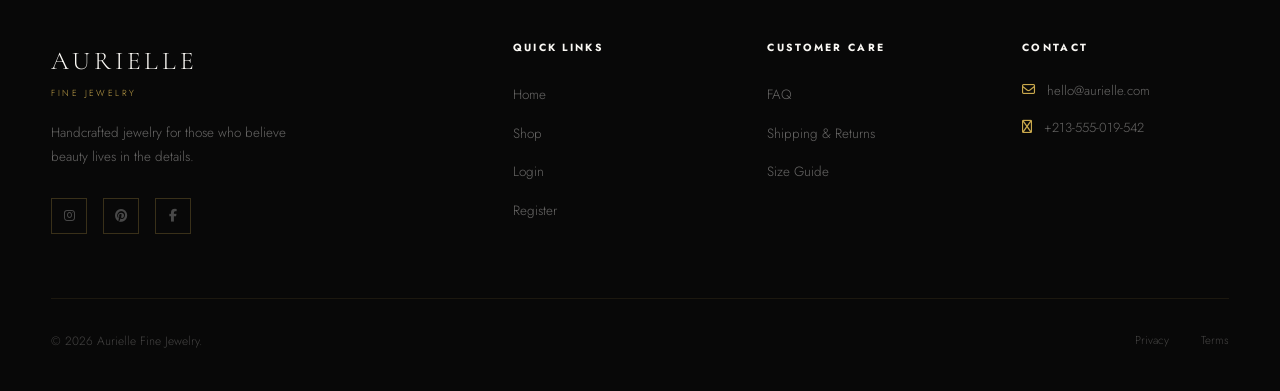
<file: content/products.html>
<!DOCTYPE html>
<html lang="en">
<head>
  <meta charset="UTF-8" />
  <meta name="viewport" content="width=device-width, initial-scale=1.0" />
  <title>Shop — Aurielle Fine Jewelry</title>
  <link rel="stylesheet" href="../style/style.css" />
  <link rel="stylesheet" href="https://cdnjs.cloudflare.com/ajax/libs/font-awesome/6.5.0/css/all.min.css" />
</head>
<body>
  
  <!-- ── HEADER ─────────────────────────────────────────────── -->
  <header class="header dark" id="header">
    <div class="container">
      <nav class="nav">

        <a href="../index.html" class="nav-logo">
          <img src="../images/logo.png" alt="Aurielle logo" />
          <div class="nav-logo-text">
            <span class="brand">AURIELLE</span>
            <span class="brand-sub">Fine Jewelry</span>
          </div>
        </a>

        <ul class="nav-links">
          <li><a href="../index.html">Home</a></li>
          <li><a href="products.html" class="active">Shop</a></li>
          <li><a href="../index.html#categories">Collections</a></li>
          <li><a href="../index.html#footer">Contact</a></li>
        </ul>

        <div class="nav-icons">
          <!-- FIX: search icon + collapsible search box restored -->
          <div class="search-container">
            <i class="fa-solid fa-magnifying-glass" id="searchIcon" style="cursor:pointer;"></i>
            <div class="search-box" id="searchBox">
              <input type="text" placeholder="Search products..." id="searchInput" />
            </div>
          </div>
          <!-- FIX: changed fa-regular to fa-solid so the bag icon renders correctly -->
          <a href="order.html" title="Cart" style="position:relative;">
            <i class="fa-solid fa-bag-shopping"></i>
            <span id="cartCount" style="position:absolute;top:-6px;right:-8px;background:var(--gold);color:var(--black);font-size:0.55rem;width:16px;height:16px;border-radius:50%;display:flex;align-items:center;justify-content:center;font-weight:600;"></span>
          </a>
        </div>

        <div class="nav-auth" id="navAuth">
          <a href="login.html">Login</a>
          <a href="register.html" class="nav-auth-primary">Register</a>
        </div>
        <div class="nav-icons"></div>
        <button class="nav-toggle" aria-label="Menu">
               <span></span>
               <span></span>
               <span></span>
               </button>
      </nav>
    </div>
  </header>


  <!-- ── PAGE HERO ──────────────────────────────────────────── -->
  <section class="page-hero">
    <div class="container">
      <div class="page-hero-content">
        <h1 class="page-hero-title">The Collection</h1>
        <p class="page-hero-sub">Timeless pieces, carefully curated</p>
      </div>
    </div>
  </section>


  <!-- ── BREADCRUMB ─────────────────────────────────────────── -->
  <div class="breadcrumb">
    <div class="container">
      <nav aria-label="breadcrumb">
        <a href="../index.html">Home</a>
        <span class="sep">›</span>
        <span>Shop</span>
      </nav>
    </div>
  </div>


  <!-- ── CATEGORY FILTER BAR ────────────────────────────────── -->
  <div class="filter-bar">
    <div class="container">
      <div class="filter-bar-inner">
        <button class="filter-btn active" data-cat="all">All</button>
        <button class="filter-btn" data-cat="rings">Rings</button>
        <button class="filter-btn" data-cat="necklaces">Necklaces</button>
        <button class="filter-btn" data-cat="bracelets">Bracelets</button>
        <button class="filter-btn" data-cat="earrings">Earrings</button>
        <button class="filter-btn" data-cat="brooches">Brooches</button>
        <span class="filter-count"><span id="productCount">12</span> products</span>
      </div>
    </div>
  </div>


  <!-- ── SHOP LAYOUT ────────────────────────────────────────── -->
  <section class="shop">
    <div class="container">
      <div class="shop-layout">

        <!-- Sidebar -->
        <aside class="sidebar">
          <h3 class="sidebar-title">Refine</h3>

          <div class="filter-group">
            <h4>Material</h4>
            <label class="filter-option"><input type="checkbox" class="sidebar-filter" data-filter="material" value="Yellow Gold" /><label>Yellow Gold</label></label>
            <label class="filter-option"><input type="checkbox" class="sidebar-filter" data-filter="material" value="Rose Gold" /><label>Rose Gold</label></label>
            <label class="filter-option"><input type="checkbox" class="sidebar-filter" data-filter="material" value="White Gold" /><label>White Gold</label></label>
            <label class="filter-option"><input type="checkbox" class="sidebar-filter" data-filter="material" value="Silver" /><label>Silver</label></label>
            <label class="filter-option"><input type="checkbox" class="sidebar-filter" data-filter="material" value="Platinum" /><label>Platinum</label></label>
          </div>

          <div class="filter-group">
            <h4>Price Range ($)</h4>
            <div class="price-range">
              <input type="number" id="priceMin" placeholder="Min" min="0" />
              <span>—</span>
              <input type="number" id="priceMax" placeholder="Max" min="0" />
            </div>
          </div>

          <button class="btn btn-primary" id="applyFilters" style="width:100%;margin-top:0.5rem;">Apply</button>
        </aside>

        <!-- Main -->
        <div class="shop-main">
          <div class="shop-header">
            <p class="shop-count">Showing <strong id="productCount2"></strong> products</p>
            <div class="shop-sort">
              <label for="sortSelect">Sort by</label>
              <select id="sortSelect">
                <option value="featured">Featured</option>
                <option value="price-asc">Price: Low → High</option>
                <option value="price-desc">Price: High → Low</option>
                <option value="newest">Newest First</option>
                <option value="bestseller">Bestsellers</option>
              </select>
            </div>
          </div>

          <!-- Products are rendered here by products.js -->
          <div class="shop-grid" id="shopGrid">
            <p style="grid-column:1/-1;text-align:center;padding:4rem;color:var(--gray);">Loading products…</p>
          </div>

          <nav class="pagination" aria-label="Pages">
            <button class="page-btn"><i class="fa-regular fa-chevron-left"></i></button>
            <button class="page-btn active">1</button>
            <button class="page-btn ">2</button>
            <button class="page-btn">3</button>
            <button class="page-btn"><i class="fa-regular fa-chevron-right"></i></button>
          </nav>
        </div>

      </div>
    </div>
  </section>


  <!-- ── FOOTER ─────────────────────────────────────────────── -->
  <footer class="footer">
    <div class="container">
      <div class="footer-grid">
        <div class="footer-brand footer-col">
          <span class="logo-word">AURIELLE</span>
          <span class="logo-sub">Fine Jewelry</span>
          <p class="footer-desc">Handcrafted jewelry for those who believe beauty lives in the details.</p>
          <div class="footer-social">
            <a href="#"><i class="fa-brands fa-instagram"></i></a>
            <a href="#"><i class="fa-brands fa-pinterest"></i></a>
            <a href="#"><i class="fa-brands fa-facebook-f"></i></a>
          </div>
        </div>
        <div class="footer-col">
          <h4>Quick Links</h4>
          <ul>
            <li><a href="../index.html">Home</a></li>
            <li><a href="products.html">Shop</a></li>
            <li><a href="login.html">Login</a></li>
            <li><a href="register.html">Register</a></li>
          </ul>
        </div>
        <div class="footer-col">
          <h4>Customer Care</h4>
          <ul>
            <li><a href="#">FAQ</a></li>
            <li><a href="#">Shipping & Returns</a></li>
            <li><a href="#">Size Guide</a></li>
          </ul>
        </div>
        <div class="footer-col">
          <h4>Contact</h4>
          <div class="footer-contact-item"><i class="fa-regular fa-envelope"></i><span>hello@aurielle.com</span></div>
          <div class="footer-contact-item"><i class="fa-regular fa-phone"></i><span>+213-555-019-542</span></div>
        </div>
      </div>
      <div class="footer-bottom">
        <p class="footer-copy">&copy; 2026 Aurielle Fine Jewelry.</p>
        <div class="footer-legal"><a href="#">Privacy</a><a href="#">Terms</a></div>
      </div>
    </div>
  </footer>

  <script src="../javascript/products.js"></script>
  <script src="../javascript/auth.js"></script>
  <script src="../javascript/validation.js"></script>

  <script>
    // Sync second count display
    const obs = new MutationObserver(() => {
      const c2 = document.getElementById("productCount2");
      const c1 = document.getElementById("productCount");
      if (c2 && c1) c2.textContent = c1.textContent;
    });
    const c1 = document.getElementById("productCount");
    if (c1) obs.observe(c1, { childList: true });

    // Pagination toggle
    document.querySelectorAll(".page-btn").forEach(btn => {
      btn.addEventListener("click", () => {
        if (!btn.querySelector("i")) {
          document.querySelectorAll(".page-btn").forEach(b => b.classList.remove("active"));
          btn.classList.add("active");
        }
      });
    });

  
  </script>

</body>
</html>
</file>
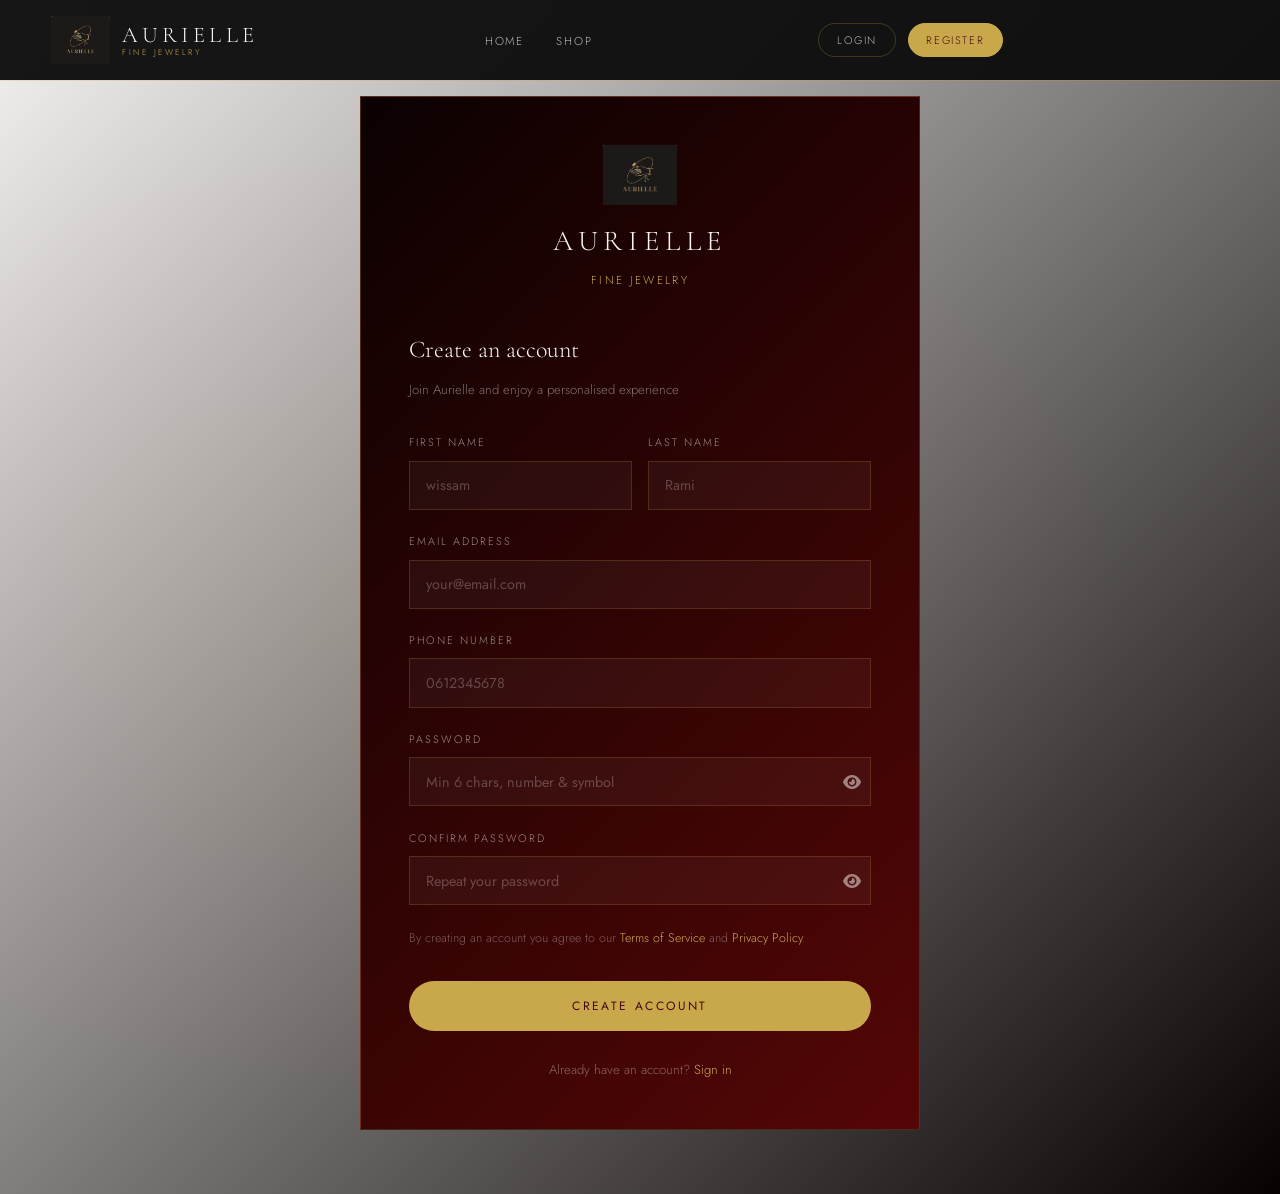
<file: content/register.html>
<!DOCTYPE html>
<html lang="en">
<head>
  <meta charset="UTF-8" />
  <meta name="viewport" content="width=device-width, initial-scale=1.0" />
  <title>Register — Aurielle</title>
  <link rel="stylesheet" href="../style/style.css" />
  <link rel="stylesheet" href="https://cdnjs.cloudflare.com/ajax/libs/font-awesome/6.5.0/css/all.min.css" />
</head>
<body>
 
  </header>
  <!-- ── HEADER ─────────────────────────────────────────────── -->
  <header class="header dark" id="header">
    <div class="container">
      <nav class="nav">
        <a href="../index.html" class="nav-logo">
          <img src="../images/logo.png" alt="Aurielle logo" />
          <div class="nav-logo-text">
            <span class="brand">AURIELLE</span>
            <span class="brand-sub">Fine Jewelry</span>
          </div>
        </a>
        <ul class="nav-links">
          <li><a href="../index.html">Home</a></li>
          <li><a href="products.html">Shop</a></li>
        </ul>
        <div class="nav-auth">
          <a href="login.html">Login</a>
          <a href="register.html" class="nav-auth-primary" style="border-color:var(--gold);">Register</a>
        </div>
        <div class="nav-icons"></div>
        <button class="nav-toggle" aria-label="Menu">
           <span></span>
          <span></span>
          <span></span>
           </button>
      </nav>
    </div>
  </header>


  <!-- ── REGISTER FORM ──────────────────────────────────────── -->
  <main class="auth-page">
    <div class="auth-box" style="width:min(560px,92%);">

      <div class="auth-logo">
        <img src="../images/logo.png" alt="Aurielle" />
        <h1>AURIELLE</h1>
        <p>Fine Jewelry</p>
      </div>

      <h2 class="auth-title">Create an account</h2>
      <p class="auth-sub">Join Aurielle and enjoy a personalised experience</p>

      <div id="registerAlert" class="alert" role="alert"></div>

      <form id="registerForm" novalidate>

        <div class="form-row">
          <div class="form-group">
            <label for="firstName">First Name</label>
            <input type="text" id="firstName" placeholder="wissam" autocomplete="given-name" required />
            <span class="field-msg" id="firstNameMsg"></span>
          </div>
          <div class="form-group">
            <label for="lastName">Last Name</label>
            <input type="text" id="lastName" placeholder="Rami" autocomplete="family-name" required />
            <span class="field-msg" id="lastNameMsg"></span>
          </div>
        </div>

        <div class="form-group">
          <label for="regEmail">Email Address</label>
          <input type="email" id="regEmail" placeholder="your@email.com" autocomplete="email" required />
          <span class="field-msg" id="regEmailMsg"></span>
        </div>

        <!-- FIX: maxlength="10" + inputmode="numeric" enforces 10-digit limit -->
        <div class="form-group">
          <label for="regPhone">Phone Number</label>
          <input type="tel" id="regPhone" placeholder="0612345678"
                 autocomplete="tel" maxlength="10" inputmode="numeric"
                 pattern="[0-9]{10}" required />
          <span class="field-msg" id="regPhoneMsg"></span>
        </div>

        <!-- FIX: updated placeholder to reflect new 6-char min, no uppercase req -->
        <div class="form-group">
          <label for="regPassword">Password</label>
          <div class="password-wrapper" style="position:relative;">
            <input type="password" id="regPassword"
                   placeholder="Min 6 chars, number &amp; symbol"
                   autocomplete="new-password" required
                   style="padding-right:2.8rem;" />
            <button type="button" id="togglePassword"
                    style="position:absolute;right:10px;top:50%;transform:translateY(-50%);
                           background:none;border:none;cursor:pointer;font-size:1rem;
                           color:rgba(250,248,244,0.5);padding:0;line-height:1;">
              <i class="fa-solid fa-eye"></i>
            </button>
          </div>
          <span class="field-msg" id="regPasswordMsg"></span>
        </div>

        <!-- FIX: confirm password now has its own toggle button -->
        <div class="form-group">
          <label for="confirmPassword">Confirm Password</label>
          <div class="password-wrapper" style="position:relative;">
            <input type="password" id="confirmPassword"
                   placeholder="Repeat your password"
                   autocomplete="new-password" required
                   style="padding-right:2.8rem;" />
            <button type="button" id="toggleConfirmPassword"
                    style="position:absolute;right:10px;top:50%;transform:translateY(-50%);
                           background:none;border:none;cursor:pointer;font-size:1rem;
                           color:rgba(250,248,244,0.5);padding:0;line-height:1;">
              <i class="fa-solid fa-eye"></i>
            </button>
          </div>
          <span class="field-msg" id="confirmMsg"></span>
        </div>

        <div style="margin-bottom:1.5rem;font-size:0.78rem;color:rgba(250,248,244,0.35);line-height:1.7;">
          By creating an account you agree to our
          <a href="#" style="color:var(--gold);">Terms of Service</a> and
          <a href="#" style="color:var(--gold);">Privacy Policy</a>.
        </div>

        <button type="submit" class="btn btn-primary form-submit">Create Account</button>

      </form>

      <div class="auth-footer">
        Already have an account? <a href="login.html">Sign in</a>
      </div>

    </div>
  </main>

  <script src="../javascript/auth.js"></script>
  <script src="../javascript/validation.js"></script>

</body>
</html>
</file>
<file: style/style.css>
@import url('https://fonts.googleapis.com/css2?family=Cormorant+Garamond:ital,wght@0,300;0,400;0,600;1,300;1,400&family=Jost:wght@300;400;500&display=swap');

/* ---------- CSS Variables ---------- */
:root {
  --black:   #47080f;
  --white:   #faf8f4;
  --ivory:   #f2ede4;
  --gold:    #c9a84c;
  --gold-lt: #e0c97a;
  --gold-dk: #9a7a30;
  --gray:    #484848;
  --red:     #c0392b;
  --green:   #27ae60;
  --border:  rgba(201, 168, 76, 0.25);

  --font-display: 'Cormorant Garamond', Georgia, serif;
  --font-body:    'Jost', sans-serif;
  --transition:   0.35s ease;
}

/* ---------- Reset ---------- */
*, *::before, *::after { box-sizing: border-box; margin: 0; padding: 0; }
html { scroll-behavior: smooth; }
body {
  background: var(--white);
  color: var(--black);
  font-family: var(--font-body);
  font-weight: 300;
  line-height: 1.7;
  overflow-x: hidden;
}
img { display: block; max-width: 100%; }
a   { color: inherit; text-decoration: none; }
ul  { list-style: none; }

/* ---------- Utility ---------- */
.container { width: min(1200px, 92%); margin-inline: auto; }

.gold-line {
  display: block; width: 48px; height: 1px;
  background: var(--gold); margin: 1rem auto;
}

.section-label {
  font-size: 0.68rem; letter-spacing: 0.25em;
  text-transform: uppercase; color: var(--gold);
  display: block; margin-bottom: 0.5rem;
}

.section-title {
  font-family: var(--font-display);
  font-size: clamp(2rem, 4vw, 3rem);
  font-weight: 300; line-height: 1.15;
}

/* ============================================
   HEADER
   ============================================ */
.header {
  position: fixed; top: 0; left: 0; right: 0;
  z-index: 100; padding: 1rem 0;
  transition: background var(--transition), box-shadow var(--transition);
}
.header.scrolled, .header.dark {
  background: rgba(13,13,13,0.96);
  backdrop-filter: blur(10px);
  box-shadow: 0 1px 0 var(--border);
}

.nav {
  display: flex; align-items: center;
  justify-content: space-between; gap: 1rem;
}

/* Logo */
.nav-logo { display: flex; align-items: center; gap: 0.75rem; }
.nav-logo img { height: 48px; width: auto; }
.nav-logo-text { display: flex; flex-direction: column; line-height: 1; }
.nav-logo .brand { font-family: var(--font-display); font-size: 1.4rem; font-weight: 300; letter-spacing: 0.2em; color: var(--white); }
.nav-logo .brand-sub { font-size: 0.52rem; letter-spacing: 0.3em; text-transform: uppercase; color: var(--gold); margin-top: 2px; }

/* Links */
.nav-links { display: flex; gap: 2rem; align-items: center; }
.nav-links a {
  font-size: 0.72rem; letter-spacing: 0.16em;
  text-transform: uppercase;
  color: rgba(250,248,244,0.72);
  position: relative; padding-bottom: 4px;
  transition: color var(--transition);
}
.nav-links a::after {
  content: ''; position: absolute;
  bottom: 0; left: 0; width: 0; height: 1px;
  background: var(--gold); transition: width var(--transition);
}
.nav-links a:hover, .nav-links a.active { color: var(--white); }
.nav-links a:hover::after, .nav-links a.active::after { width: 100%; }

/* Icons */
.nav-icons { display: flex; gap: 1.2rem; align-items: center; }
.nav-icons a { color: rgba(250,248,244,0.72); font-size: 0.95rem; transition: color var(--transition); }
.nav-icons a:hover { color: var(--gold); }

/* Auth buttons in nav */
.nav-auth { display: flex; gap: 0.75rem; align-items: center; }
.nav-auth a {
  font-size: 0.68rem; letter-spacing: 0.15em;
  text-transform: uppercase; padding: 0.45rem 1.1rem;
  border: 1px solid var(--border);
  color: rgba(250,248,244,0.72);
  transition: all var(--transition);
}
.nav-auth a:hover { border-color: var(--gold); color: var(--gold); }
.nav-auth a.nav-auth-primary { background: var(--gold); border-color: var(--gold); color: var(--black); }
.nav-auth a.nav-auth-primary:hover { background: var(--gold-lt); }

/* Mobile toggle */
.nav-toggle {
  display: none; background: none; border: none;
  cursor: pointer; flex-direction: column; gap: 5px; padding: 4px;
}
.nav-toggle span { display: block; width: 22px; height: 1px; background: var(--white); transition: var(--transition); }

/* ============================================
   BUTTONS
   ============================================ */
.btn {
  display: inline-block;
  font-family: var(--font-body);
  font-size: 0.7rem; letter-spacing: 0.2em;
  text-transform: uppercase;
  padding: 1rem 2.2rem; cursor: pointer;
  transition: all var(--transition); border: none;
}
.btn-primary { background: var(--gold); color: var(--black); }
.btn-primary:hover { background: var(--gold-lt); transform: translateY(-2px); box-shadow: 0 8px 24px rgba(201,168,76,0.3); }

.btn-outline { background: transparent; color: var(--white); border: 1px solid rgba(250,248,244,0.35); }
.btn-outline:hover { border-color: var(--gold); color: var(--gold); }

.btn-dark { background: var(--black); color: var(--white); }
.btn-dark:hover { background: #1a1a1a; transform: translateY(-2px); }

.btn-gold-outline { background: transparent; color: var(--gold); border: 1px solid var(--gold); }
.btn-gold-outline:hover { background: var(--gold); color: var(--black); }

/* ============================================
   HERO (index)
   ============================================ */
.hero {
  min-height: 100vh; background: var(--black);
  display: grid; grid-template-columns: 1fr 1fr;
  overflow: hidden; position: relative;
}

.hero-content {
  display: flex; flex-direction: column;
  justify-content: center;
  padding: 8rem 4rem 6rem;
  position: relative; z-index: 2;
}

.hero-eyebrow {
  font-size: 0.65rem; letter-spacing: 0.3em;
  text-transform: uppercase; color: var(--gold);
  margin-bottom: 1.5rem;
  opacity: 0; animation: fadeUp 0.8s 0.3s forwards;
}

.hero-title {
  font-family: var(--font-display);
  font-size: clamp(3rem, 5vw, 5.5rem);
  font-weight: 300; color: var(--white);
  line-height: 1.05; margin-bottom: 1.5rem;
  opacity: 0; animation: fadeUp 0.8s 0.5s forwards;
}
.hero-title em { font-style: italic; color: var(--gold-lt); }

.hero-tagline {
  font-size: 0.9rem; color: rgba(250,248,244,0.55);
  max-width: 340px; margin-bottom: 3rem;
  opacity: 0; animation: fadeUp 0.8s 0.7s forwards;
}

.hero-actions {
  display: flex; gap: 1.2rem; align-items: center;
  opacity: 0; animation: fadeUp 0.8s 0.9s forwards;
}

.hero-image { position: relative; overflow: hidden; }
.hero-image img,
.hero-image video {
  width: 100%; height: 100%;
  object-fit: cover; object-position: center top;
  filter: brightness(0.8);
}
/* Only apply zoom animation to static images, not video */
.hero-image img {
  transform: scale(1.06); animation: slowZoom 12s ease-out forwards;
}
.hero-image::before {
  content: ''; position: absolute; inset: 0;
  background: linear-gradient(to right, var(--black) 0%, transparent 30%);
  z-index: 1;
}
.hero-image::after {
  display: none;
}

.hero-scroll {
  position: absolute; bottom: 2.5rem; left: 4rem;
  display: flex; align-items: center; gap: 1rem;
  color: rgba(250,248,244,0.4);
  font-size: 0.65rem; letter-spacing: 0.2em; text-transform: uppercase;
  opacity: 0; animation: fadeIn 1s 1.5s forwards;
}
.hero-scroll::before { content: ''; display: block; width: 40px; height: 1px; background: var(--gold); }

/* ============================================
   FEATURED PRODUCTS
   ============================================ */
.featured { padding: 7rem 0; background: var(--white); }
.section-header { text-align: center; margin-bottom: 4rem; }

.products-grid {
  display: grid;
  grid-template-columns: repeat(3, 1fr);
  gap: 2.5rem;
}

/* Product Card */
.product-card { position: relative; cursor: pointer; }
.product-card:hover .product-img img { transform: scale(1.05); }

.product-img {
  aspect-ratio: 3/4; overflow: hidden;
  background: var(--ivory); margin-bottom: 1.25rem;
  position: relative;
}
.product-img img {
  width: 100%; height: 100%;
  object-fit: cover; transition: transform 0.6s ease;
}

.product-badge {
  position: absolute; top: 1rem; left: 1rem;
  background: var(--gold); color: var(--black);
  font-size: 0.6rem; letter-spacing: 0.15em;
  text-transform: uppercase; padding: 0.3rem 0.7rem; z-index: 1;
}

.product-overlay {
  position: absolute; bottom: 0; left: 0; right: 0;
  background: rgba(13,13,13,0.85); padding: 1rem;
  text-align: center;
  transform: translateY(100%); transition: transform var(--transition);
}
.product-card:hover .product-overlay { transform: translateY(0); }
.product-overlay span { color: var(--white); font-size: 0.7rem; letter-spacing: 0.2em; text-transform: uppercase; }

.product-info { text-align: center; }
.product-name { font-family: var(--font-display); font-size: 1.15rem; font-weight: 400; margin-bottom: 0.3rem; }
.product-category { font-size: 0.7rem; letter-spacing: 0.15em; text-transform: uppercase; color: var(--gray); margin-bottom: 0.5rem; }
.product-price { font-family: var(--font-display); font-size: 1.05rem; color: var(--gold-dk); }

.featured-cta { text-align: center; margin-top: 3.5rem; }

/* ============================================
   CATEGORIES SECTION
   ============================================ */
.categories { padding: 6rem 0; background: var(--black); }
.categories .section-title { color: var(--white); }
.categories-grid { display: grid; grid-template-columns: repeat(4, 1fr); gap: 1.5rem; }

.category-card {
  position: relative; overflow: hidden;
  aspect-ratio: 4/5;
  display: flex; align-items: flex-end;
}
.category-card img {
  position: absolute; inset: 0;
  width: 100%; height: 100%;
  object-fit: cover;
  transition: transform 0.6s ease, filter 0.6s ease;
  filter: brightness(0.55);
}
.category-card:hover img { transform: scale(1.06); filter: brightness(0.45); }
.category-card::after {
  content: ''; position: absolute; inset: 0;
  border: 1px solid transparent;
  transition: border-color var(--transition);
}
.category-card:hover::after { border-color: var(--gold); }

.category-body { position: relative; z-index: 1; padding: 2rem; width: 100%; }
.category-name { font-family: var(--font-display); font-size: 1.6rem; font-weight: 300; color: var(--white); margin-bottom: 0.25rem; }
.category-count { font-size: 0.68rem; letter-spacing: 0.18em; text-transform: uppercase; color: var(--gold); margin-bottom: 1rem; }
.category-link { display: inline-flex; align-items: center; gap: 0.6rem; color: rgba(250,248,244,0.6); font-size: 0.7rem; letter-spacing: 0.15em; text-transform: uppercase; transition: color var(--transition), gap var(--transition); }
.category-card:hover .category-link { color: var(--gold); gap: 1rem; }

/* ============================================
   SHOP PAGE
   ============================================ */
.page-hero {
  min-height: 38vh; background: var(--black);
  display: flex; align-items: flex-end; padding-top: 120px;
  padding-bottom: 3.5rem; position: relative; overflow: hidden;
}
.page-hero::before {
  content: ''; position: absolute; inset: 0;
  background: radial-gradient(ellipse at 70% 50%, rgba(201,168,76,0.08) 0%, transparent 60%);
}
.page-hero-content { position: relative; z-index: 1; }
.page-hero-title { font-family: var(--font-display); font-size: clamp(2.5rem, 5vw, 4.5rem); font-weight: 300; color: var(--white); line-height: 1.1; margin-bottom: 0.75rem; }
.page-hero-sub { font-size: 0.78rem; letter-spacing: 0.15em; color: var(--gold); text-transform: uppercase; }

.breadcrumb { background: var(--ivory); padding: 0.9rem 0; border-bottom: 1px solid rgba(201,168,76,0.15); }
.breadcrumb nav { display: flex; align-items: center; gap: 0.75rem; font-size: 0.75rem; color: var(--gray); }
.breadcrumb a:hover { color: var(--gold); }
.breadcrumb .sep { color: var(--gold); }

/* Filter bar */
.filter-bar {
  background: var(--ivory); border-bottom: 1px solid var(--border);
  padding: 1.2rem 0; position: sticky; top: 70px; z-index: 50;
}
.filter-bar-inner { display: flex; align-items: center; gap: 1rem; flex-wrap: wrap; }
.filter-btn {
  font-family: var(--font-body);
  font-size: 0.7rem; letter-spacing: 0.18em; text-transform: uppercase;
  padding: 0.55rem 1.4rem; border: 1px solid var(--border);
  background: transparent; color: var(--gray);
  cursor: pointer; transition: all var(--transition);
}
.filter-btn:hover, .filter-btn.active { border-color: var(--gold); color: var(--black); background: rgba(201,168,76,0.08); }
.filter-btn.active { border-color: var(--gold); color: var(--gold-dk); font-weight: 500; }

.filter-count { margin-left: auto; font-size: 0.78rem; color: var(--gray); }

/* Shop layout */
.shop { padding: 4rem 0 7rem; }
.shop-layout { display: grid; grid-template-columns: 240px 1fr; gap: 3rem; align-items: start; }

.sidebar { position: sticky; top: 8rem; }
.sidebar-title { font-size: 0.65rem; letter-spacing: 0.22em; text-transform: uppercase; color: var(--black); margin-bottom: 1.75rem; padding-bottom: 0.75rem; border-bottom: 1px solid var(--border); }
.filter-group { margin-bottom: 1.75rem; padding-bottom: 1.75rem; border-bottom: 1px solid rgba(201,168,76,0.12); }
.filter-group:last-of-type { border-bottom: none; }
.filter-group h4 { font-size: 0.7rem; letter-spacing: 0.18em; text-transform: uppercase; margin-bottom: 1rem; }

.filter-option { display: flex; align-items: center; gap: 0.7rem; margin-bottom: 0.65rem; cursor: pointer; }
.filter-option input[type="checkbox"] {
  appearance: none; width: 14px; height: 14px;
  border: 1px solid var(--border); background: transparent;
  cursor: pointer; position: relative; flex-shrink: 0; transition: all var(--transition);
}
.filter-option input[type="checkbox"]:checked { background: var(--gold); border-color: var(--gold); }
.filter-option label { font-size: 0.84rem; color: var(--gray); cursor: pointer; transition: color var(--transition); }
.filter-option:hover label { color: var(--black); }

.price-range { display: flex; gap: 0.6rem; align-items: center; }
.price-range input { width: 75px; border: 1px solid var(--border); background: transparent; padding: 0.45rem 0.6rem; font-family: var(--font-body); font-size: 0.8rem; text-align: center; outline: none; transition: border-color var(--transition); }
.price-range input:focus { border-color: var(--gold); }
.price-range span { color: var(--gray); font-size: 0.8rem; }

.shop-header { display: flex; justify-content: space-between; align-items: center; margin-bottom: 2.5rem; padding-bottom: 1.25rem; border-bottom: 1px solid var(--border); }
.shop-count { font-size: 0.8rem; color: var(--gray); }
.shop-sort { display: flex; align-items: center; gap: 0.7rem; }
.shop-sort label { font-size: 0.7rem; letter-spacing: 0.12em; text-transform: uppercase; color: var(--gray); }
.shop-sort select { border: 1px solid var(--border); background: transparent; font-family: var(--font-body); font-size: 0.82rem; color: var(--black); padding: 0.45rem 1.8rem 0.45rem 0.8rem; cursor: pointer; outline: none; appearance: none; 
  background-image: url("data:image/svg+xml,%3Csvg viewBox='0 0 12 8' fill='none' xmlns='http://www.w3.org/2000/svg'%3E%3Cpath d='M1 1l5 6 5-6' stroke='%23c9a84c' stroke-width='1.2'/%3E%3C/svg%3E"); background-repeat: no-repeat; background-position: right 0.6rem center; background-size: 10px; }

.shop-grid { display: grid; grid-template-columns: repeat(3, 1fr); gap: 2rem; }

.pagination { display: flex; justify-content: center; align-items: center; gap: 0.5rem; margin-top: 4rem; }
.page-btn { width: 38px; height: 38px; display: flex; align-items: center; justify-content: center; border: 1px solid var(--border); background: transparent; font-family: var(--font-body); font-size: 0.82rem; color: var(--gray); cursor: pointer; transition: all var(--transition); }
.page-btn:hover, .page-btn.active { border-color: var(--gold); color: var(--gold); }
.page-btn.active { background: var(--gold); color: var(--black); }

/* ============================================
   AUTH PAGES (Login / Register)
   ============================================ */
.auth-page {
  min-height: 100vh; background:linear-gradient(135deg, #f5f2f2, #070101);
  display: flex; align-items: center;
  padding: 6rem 0 4rem;
  position: relative;
}
.auth-page::before {
  content: ''; position: absolute; inset: 0;
  background: radial-gradient(ellipse at 30% 50%, rgba(201,168,76,0.06) 0%, transparent 60%);
}

.auth-box {
  position: relative; z-index: 1;
  width: min(480px, 92%); margin: 0 auto;
  background: linear-gradient(135deg, #0b0101, #550606);
  border: 1px solid var(--border);
  padding: 3rem;
}

.auth-logo { text-align: center; margin-bottom: 2.5rem; }
.auth-logo img { height: 60px; margin: 0 auto 0.75rem; }
.auth-logo h1 { font-family: var(--font-display); font-size: 1.8rem; font-weight: 300; letter-spacing: 0.2em; color: var(--white); }
.auth-logo p { font-size: 0.72rem; letter-spacing: 0.2em; text-transform: uppercase; color: var(--gold); margin-top: 0.3rem; }

.auth-title { font-family: var(--font-display); font-size: 1.5rem; font-weight: 300; color: var(--white); margin-bottom: 0.5rem; }
.auth-sub { font-size: 0.82rem; color: rgba(250,248,244,0.45); margin-bottom: 2rem; }

/* Form */
.form-group { margin-bottom: 1.4rem; position: relative; }
.form-group label { display: block; font-size: 0.68rem; letter-spacing: 0.18em; text-transform: uppercase; color: rgba(250,248,244,0.55); margin-bottom: 0.55rem; }
.form-group input, .form-group select {
  width: 100%; padding: 0.85rem 1rem;
  background: rgba(255,255,255,0.04);
  border: 1px solid rgba(201,168,76,0.2);
  color: var(--white); font-family: var(--font-body);
  font-size: 0.9rem; outline: none;
  transition: border-color var(--transition);
}
.form-group input:focus { border-color: var(--gold); }
.form-group input::placeholder { color: rgba(250,248,244,0.25); }

/* Validation states */
.form-group input.valid   { border-color: var(--green); }
.form-group input.invalid { border-color: var(--red); }

.field-msg {
  font-size: 0.7rem; margin-top: 0.4rem;
  display: none; letter-spacing: 0.05em;
}
.field-msg.error { color: rgb(240, 209, 209); display: block; }
.field-msg.success { color: var(--green); display: block; }

.form-row { display: grid; grid-template-columns: 1fr 1fr; gap: 1rem; }

.form-submit { width: 100%; margin-top: 0.5rem; font-size: 0.75rem; padding: 1rem; }

.auth-footer { text-align: center; margin-top: 1.75rem; font-size: 0.82rem; color: rgba(250,248,244,0.4); }
.auth-footer a { color: var(--gold); transition: color var(--transition); }
.auth-footer a:hover { color: var(--gold-lt); }

/* Alert */
.alert {
  padding: 1rem 1.2rem;
  margin-bottom: 1.5rem;
  border-radius: 8px;
  display: none;
  font-size: 0.85rem;
  font-weight: 400;
}

/* Error */
.alert.error {
  display: block;
  background: #f8f1e7;
  border-left: 4px solid #c0392b;
  color: #7a2018;
}

/* Success */
.alert.success {
  display: block;
  background: rgba(201,168,76,0.15);
  border-left: 4px solid var(--gold);
  color: var(--gold);
}

.order-page .alert {
  margin-bottom: 1.75rem;
  padding: 1rem 1.15rem;
  border-left-width: 4px;
  border-radius: 12px;
  display: none;
  box-shadow: 0 12px 30px rgba(0, 0, 0, 0.08);
  line-height: 1.5;
  font-size: 0.86rem;
}
.order-page .alert.error {
  background: rgba(192,57,43,0.18);
  border-color: rgba(192,57,43,0.9);
  color: #8f2b21;
  display: block;
}
.order-page .alert.success {
  background: rgba(39,174,96,0.16);
  border-color: rgba(39,174,96,0.9);
  color: #1f7d46;
  display: block;
}
.order-page .alert strong { display: block; font-weight: 500; margin-bottom: 0.15rem; }

/* ============================================
   ORDER PAGE
   ============================================ */
.order-page { padding: 8rem 0 6rem; }
.order-grid { display: grid; grid-template-columns: 1fr 380px; gap: 3rem; align-items: start; }

.order-section-title {
  font-family: var(--font-display); font-size: 1.5rem;
  font-weight: 300; margin-bottom: 2rem;
  padding-bottom: 1rem; border-bottom: 1px solid var(--border);
}

/* Order form */
.order-form .form-group input,
.order-form .form-group select {
  background: transparent; color: var(--black);
  border: 1px solid rgba(201,168,76,0.25);
}
.order-form .form-group input::placeholder { color: var(--gray); }
.order-form .form-group input:focus { border-color: var(--gold); }
.order-form .form-group label { color: var(--gray); }

/* Order summary */
.order-summary {
  background: var(--black); padding: 2rem;
  position: sticky; top: 8rem;
}
.order-summary h3 { font-family: var(--font-display); font-size: 1.3rem; font-weight: 300; color: var(--white); margin-bottom: 1.5rem; padding-bottom: 1rem; border-bottom: 1px solid var(--border); }

.summary-item { display: flex; align-items: center; gap: 1rem; margin-bottom: 1rem; padding-bottom: 1rem; border-bottom: 1px solid rgba(201,168,76,0.08); }
.summary-item img { width: 60px; height: 70px; object-fit: cover; flex-shrink: 0; }
.summary-item-info { flex: 1; }
.summary-item-name { font-size: 0.85rem; color: var(--white); margin-bottom: 0.2rem; }
.summary-item-cat  { font-size: 0.68rem; letter-spacing: 0.1em; color: var(--gray); text-transform: uppercase; }
.summary-item-price { color: var(--gold); font-family: var(--font-display); font-size: 1rem; }

.summary-totals { margin-top: 1.5rem; }
.summary-row { display: flex; justify-content: space-between; font-size: 0.85rem; margin-bottom: 0.6rem; color: rgba(250,248,244,0.6); }
.summary-row.total { color: var(--white); font-size: 1rem; padding-top: 1rem; border-top: 1px solid var(--border); margin-top: 1rem; }
.summary-row.total span:last-child { color: var(--gold); font-family: var(--font-display); font-size: 1.2rem; }

/* ============================================
   FOOTER
   ============================================ */
.footer { background: #080808; padding: 5rem 0 2.5rem; border-top: 1px solid var(--border); }
.footer-grid { display: grid; grid-template-columns: 2fr 1fr 1fr 1fr; gap: 3rem; margin-bottom: 4rem; }

.footer-brand .logo-word { font-family: var(--font-display); font-size: 1.6rem; font-weight: 300; letter-spacing: 0.15em; color: var(--white); display: block; margin-bottom: 0.25rem; }
.footer-brand .logo-sub  { font-size: 0.55rem; letter-spacing: 0.28em; text-transform: uppercase; color: var(--gold); display: block; margin-bottom: 1.25rem; }
.footer-desc { color: rgba(250,248,244,0.4); font-size: 0.84rem; max-width: 240px; line-height: 1.8; margin-bottom: 1.75rem; }

.footer-social { display: flex; gap: 1rem; }
.footer-social a { width: 36px; height: 36px; border: 1px solid var(--border); display: flex; align-items: center; justify-content: center; color: var(--gray); font-size: 0.8rem; transition: all var(--transition); }
.footer-social a:hover { border-color: var(--gold); color: var(--gold); }

.footer-col h4 { font-size: 0.65rem; letter-spacing: 0.22em; text-transform: uppercase; color: var(--white); margin-bottom: 1.5rem; }
.footer-col ul li { margin-bottom: 0.7rem; }
.footer-col ul a { color: rgba(250,248,244,0.4); font-size: 0.84rem; transition: color var(--transition); }
.footer-col ul a:hover { color: var(--gold); }

.footer-contact-item { display: flex; align-items: flex-start; gap: 0.75rem; color: rgba(250,248,244,0.4); font-size: 0.82rem; margin-bottom: 0.9rem; }
.footer-contact-item i { color: var(--gold); margin-top: 3px; }

.footer-bottom { border-top: 1px solid rgba(201,168,76,0.1); padding-top: 2rem; display: flex; justify-content: space-between; align-items: center; }
.footer-copy { color: rgba(250,248,244,0.25); font-size: 0.75rem; }
.footer-legal { display: flex; gap: 2rem; }
.footer-legal a { color: rgba(250,248,244,0.25); font-size: 0.72rem; transition: color var(--transition); }
.footer-legal a:hover { color: var(--gold); }

/* ============================================
   ANIMATIONS
   ============================================ */
@keyframes fadeUp  { from { opacity: 0; transform: translateY(28px); } to { opacity: 1; transform: translateY(0); } }
@keyframes fadeIn  { from { opacity: 0; } to { opacity: 1; } }
@keyframes slowZoom { from { transform: scale(1.06); } to { transform: scale(1); } }

/* ============================================
   RESPONSIVE
   ============================================ */
@media (max-width: 1024px) {
  .hero { grid-template-columns: 1fr; }
  .hero-image { display: none; }
  .hero-content { padding: 9rem 2.5rem 5rem; }
  .products-grid, .categories-grid { grid-template-columns: repeat(2, 1fr); }
  .footer-grid { grid-template-columns: 1fr 1fr; gap: 2.5rem; }
  .shop-layout { grid-template-columns: 1fr; }
  .sidebar { position: static; }
  .shop-grid { grid-template-columns: repeat(2, 1fr); }
  .order-grid { grid-template-columns: 1fr; }
  .order-summary { position: static; }
}

@media (max-width: 900px) {
  .page-hero{
  padding-top: 170px;
}
  .nav-links, .nav-icons, .nav-auth { display: none; }
  .nav-toggle { display: flex; }
  .products-grid, .categories-grid, .shop-grid { grid-template-columns: 1fr; }
  .footer-grid { grid-template-columns: 1fr; }
  .footer-bottom { flex-direction: column; gap: 1rem; text-align: center; }
  .shop-header { flex-direction: column; align-items: flex-start; gap: 1rem; }
  .auth-box { padding: 2rem 1.5rem; }
  .form-row { grid-template-columns: 1fr; }
}

.nav-icons {
  display: flex;
  align-items: center;
  gap: 15px; /* space between icons */
}

.search-container {
  position: relative;
  display: flex;
  align-items: center;
}

.search-container i {
  font-size: 18px;
  color: #e8dddd;
  cursor: pointer;
  
}

/* dropdown search box */
.search-box {
  position: absolute;
  right: 0;
  top: 30px;
  width: 0;
  overflow: hidden;
  transition: width 0.3s ease;
}

.search-box.active {
  width: 220px;
}

/* FIX: input inside search box was invisible — no border, no background */
.search-box input {
  width: 100%;
  padding: 0.5rem 0.75rem;
  background: rgba(13,13,13,0.95);
  border: 1px solid rgba(201,168,76,0.4);
  color: var(--white);
  font-family: var(--font-body);
  font-size: 0.82rem;
  outline: none;
}
.search-box input::placeholder { color: rgba(250,248,244,0.35); }

.nav-icons i {
  font-size: 20px;
  color: #e8dddd;
}

.nav-icons i:hover {
  color: var(--gold);
}

.payment-icons {
  display: flex;
  gap: 10px;
  align-items: center;
}

.payment-icons img {
  height: 24px;
  filter: grayscale(0.2);
  transition: 0.2s;
}

.payment-icons img:hover {
  transform: scale(1.1);
  filter: grayscale(0);
}
/* ============================================
   CART SUMMARY — qty controls & remove button
   (moved from order.html embedded <style>)
   ============================================ */

/* Override summary-item to support the richer layout with controls */
.summary-item {
  align-items: center;
  gap: 0.85rem;
}
.summary-item img {
  width: 56px;
  height: 64px;
}
.summary-item-info {
  min-width: 0;
}
.summary-item-name {
  white-space: nowrap;
  overflow: hidden;
  text-overflow: ellipsis;
}
.summary-item-cat {
  font-size: 0.65rem;
}
.summary-item-right {
  display: flex;
  flex-direction: column;
  align-items: flex-end;
  gap: 0.4rem;
  flex-shrink: 0;
}
.summary-item-price {
  font-size: 0.95rem;
}
/* Qty stepper */
.qty-controls {
  display: flex;
  align-items: center;
  gap: 0.35rem;
}
.qty-btn {
  width: 22px;
  height: 22px;
  background: rgba(201,168,76,0.15);
  border: 1px solid rgba(201,168,76,0.3);
  color: var(--gold);
  font-size: 0.85rem;
  display: flex;
  align-items: center;
  justify-content: center;
  cursor: pointer;
  transition: background var(--transition);
  padding: 0;
  line-height: 1;
}
.qty-btn:hover { background: rgba(201,168,76,0.3); }
.qty-value {
  min-width: 20px;
  text-align: center;
  font-size: 0.82rem;
  color: var(--white);
}
/* Remove button */
.remove-btn {
  background: none;
  border: none;
  color: rgba(250,248,244,0.25);
  font-size: 0.7rem;
  cursor: pointer;
  transition: color var(--transition);
  padding: 0;
  letter-spacing: 0.05em;
}
.remove-btn:hover { color: #e74c3c; }

/* ============================================
   ORDER PAGE — page header block
   (replaces inline margin/font on order.html)
   ============================================ */
.order-page-header {
  margin-bottom: 2.5rem;
}
.order-page-header h1 {
  font-family: var(--font-display);
  font-size: clamp(2rem, 4vw, 3rem);
  font-weight: 300;
}

/* ============================================
   ORDER PAGE — payment section title spacing
   (replaces inline margin-top on second h2)
   ============================================ */
.order-section-title--payment {
  margin-top: 2.5rem;
}

/* ============================================
   ORDER PAGE — payment icons row
   (replaces inline flex styles on payment div)
   ============================================ */
.payment-brands {
  display: flex;
  gap: 0.75rem;
  margin-bottom: 1.5rem;
  align-items: center;
}
.payment-brands .brand-visa       { font-size: 1.6rem; color: #1a1f71; }
.payment-brands .brand-mastercard { font-size: 1.6rem; color: #eb001b; }
.payment-brands .brand-paypal     { font-size: 1.6rem; color: #003087; }

/* ============================================
   ORDER PAGE — submit button full-width
   (replaces inline width/margin/font-size on button)
   ============================================ */
.btn--order-submit {
  width: 100%;
  margin-top: 1rem;
  font-size: 0.8rem;
}

/* ============================================
   ORDER PAGE — empty cart message
   (replaces inline color/font-size on <p>)
   ============================================ */
.cart-empty-msg {
  color: rgba(250,248,244,0.35);
  font-size: 0.85rem;
}
.cart-empty-msg a {
  color: var(--gold);
}

/* ============================================
   AUTH PAGES — active nav link highlight
   (replaces style="color:var(--gold)" on login link)
   ============================================ */
.nav-auth a.active {
  color: var(--gold);
}

/* ============================================
   AUTH PAGES — register box wider variant
   (replaces inline width:min(560px,92%) on auth-box)
   ============================================ */
.auth-box--wide {
  width: min(560px, 92%);
}

/* ============================================
   AUTH PAGES — register nav border highlight
   (replaces style="border-color:var(--gold)" on register link)
   ============================================ */
.nav-auth a.nav-auth-primary--active {
  border-color: var(--gold);
}

/* ============================================
   AUTH PAGES — password wrapper & toggle button
   (replaces all inline position/style on .password-wrapper and toggle)
   ============================================ */
.password-wrapper {
  position: relative;
}
.password-wrapper input {
  padding-right: 2.8rem;
}
.toggle-password-btn {
  position: absolute;
  right: 10px;
  top: 50%;
  transform: translateY(-50%);
  background: none;
  border: none;
  cursor: pointer;
  font-size: 1rem;
  color: rgba(250,248,244,0.5);
  padding: 0;
  line-height: 1;
}
/* On login page the bg is dark so icon stays light;
   override for any light context if needed */
.toggle-password-btn i {
  color: inherit;
}

/* ============================================
   AUTH PAGES — forgot password link row
   (replaces inline text-align/margin div)
   ============================================ */
.forgot-password-row {
  text-align: right;
  margin-bottom: 1.5rem;
}
.forgot-password-row a {
  font-size: 0.78rem;
  color: var(--gold);
  transition: color var(--transition);
}
.forgot-password-row a:hover {
  color: var(--gold-lt);
}

/* ============================================
   AUTH PAGES — demo credentials hint box
   (replaces inline styles on the hint div)
   ============================================ */
.demo-hint {
  margin-top: 2rem;
  padding: 1rem;
  border: 1px solid rgba(201,168,76,0.15);
  font-size: 0.75rem;
  color: rgba(250,248,244,0.35);
  line-height: 1.8;
}
.demo-hint strong {
  color: var(--gold);
  letter-spacing: 0.1em;
}
.demo-hint code {
  color: rgba(250,248,244,0.5);
}

/* ============================================
   AUTH PAGES — terms/privacy notice
   (replaces inline styles on the terms div)
   ============================================ */
.terms-notice {
  margin-bottom: 1.5rem;
  font-size: 0.78rem;
  color: rgba(250,248,244,0.35);
  line-height: 1.7;
}
.terms-notice a {
  color: var(--gold);
  transition: color var(--transition);
}
.terms-notice a:hover {
  color: var(--gold-lt);
}

/* ============================================
   HOME PAGE — cart link wrapper in nav
   (replaces inline position:relative on <a>)
   ============================================ */
.nav-cart-link {
  position: relative;
  color: rgba(250,248,244,0.72);
  font-size: 0.95rem;
  transition: color var(--transition);
}
.nav-cart-link:hover { color: var(--gold); }

/* ============================================
   HOME PAGE — cart badge counter
   (replaces inline styles on #cartCount span)
   ============================================ */
.cart-badge {
  position: absolute;
  top: -6px;
  right: -8px;
  background: var(--gold);
  color: var(--black);
  font-size: 0.55rem;
  width: 16px;
  height: 16px;
  border-radius: 50%;
  display: flex;
  align-items: center;
  justify-content: center;
  font-weight: 600;
  line-height: 1;
}

/* ============================================
   SHOP PAGE — loading placeholder text
   (replaces inline grid-column/text-align/padding/color)
   ============================================ */
.shop-loading {
  grid-column: 1 / -1;
  text-align: center;
  padding: 4rem;
  color: var(--gray);
}

/* ============================================
   SHOP PAGE — apply filters button full-width
   (replaces inline width/margin-top on sidebar Apply btn)
   ============================================ */
.btn--apply-filters {
  width: 100%;
  margin-top: 0.5rem;
}

/* ============================================
   SUCCESS MODAL / POPUP
   ============================================ */
.modal-overlay {
  position: fixed;
  inset: 0;
  background: rgba(0, 0, 0, 0.72);
  backdrop-filter: blur(4px);
  z-index: 9000;
  display: flex;
  align-items: center;
  justify-content: center;
  opacity: 0;
  animation: modalFadeIn 0.35s ease forwards;
}
.modal-overlay.closing {
  animation: modalFadeOut 0.3s ease forwards;
}

.modal-box {
  position: relative;
  width: min(460px, 90%);
  background: rgba(13, 13, 13, 0.98);
  border: 1px solid var(--border);
  padding: 3rem 2.5rem 2.5rem;
  text-align: center;
  transform: translateY(20px);
  animation: modalSlideUp 0.35s ease forwards;
  color: var(--white);
}
.modal-overlay.closing .modal-box {
  animation: modalSlideDown 0.3s ease forwards;
}

/* Gold top accent bar */
.modal-box::before {
  content: '';
  position: absolute;
  top: 0; left: 0; right: 0;
  height: 3px;
  background: linear-gradient(90deg, transparent, var(--gold), transparent);
}

.modal-icon {
  width: 64px;
  height: 64px;
  border: 1px solid var(--border);
  border-radius: 50%;
  display: flex;
  align-items: center;
  justify-content: center;
  margin: 0 auto 1.5rem;
  color: var(--gold);
  font-size: 1.5rem;
}

.modal-title {
  font-family: var(--font-display);
  font-size: 1.7rem;
  font-weight: 300;
  color: var(--white);
  letter-spacing: 0.06em;
  margin-bottom: 0.6rem;
}

.modal-sub {
  font-size: 0.82rem;
  color: rgba(250,248,244,0.5);
  line-height: 1.7;
  margin-bottom: 0.5rem;
}

.modal-order-id {
  display: inline-block;
  margin: 0.75rem 0 2rem;
  font-size: 0.7rem;
  letter-spacing: 0.2em;
  text-transform: uppercase;
  color: var(--gold);
  border: 1px solid rgba(201,168,76,0.2);
  padding: 0.35rem 1rem;
}

.modal-actions {
  display: flex;
  gap: 0.75rem;
  justify-content: center;
  flex-wrap: wrap;
}

.modal-close-btn {
  position: absolute;
  top: 1rem;
  right: 1rem;
  background: none;
  border: none;
  color: rgba(250, 248, 244, 0.65);
  font-size: 1rem;
  cursor: pointer;
  transition: color var(--transition);
  padding: 0.25rem;
  line-height: 1;
}
.modal-close-btn:hover { color: var(--gold); }

.modal-box h2 {
  font-family: var(--font-display);
  font-size: 1.7rem;
  font-weight: 300;
  color: var(--white);
  letter-spacing: 0.06em;
  margin-bottom: 0.75rem;
}

.modal-box p {
  font-size: 0.88rem;
  color: rgba(250, 248, 244, 0.74);
  line-height: 1.7;
  margin-bottom: 0.8rem;
}

.modal-box p strong {
  color: var(--gold);
}

/* Progress bar at bottom of modal (auto-close timer) */
.modal-timer-bar {
  position: absolute;
  bottom: 0; left: 0;
  height: 2px;
  background: var(--gold);
  width: 100%;
  transform-origin: left;
  animation: timerShrink 6s linear forwards;
}

@keyframes modalFadeIn  { to { opacity: 1; } }
@keyframes modalFadeOut { to { opacity: 0; } }
@keyframes modalSlideUp   { to { transform: translateY(0); } }
@keyframes modalSlideDown { to { transform: translateY(20px); opacity: 0; } }
@keyframes timerShrink  { to { transform: scaleX(0); } }

/* ============================================
   ORDERS MANAGEMENT PAGE
   ============================================ */
.orders-page {
  min-height: 100vh;
  background: var(--white);
  padding: 8rem 0 6rem;
}

.orders-page-header {
  margin-bottom: 3rem;
  padding-bottom: 2rem;
  border-bottom: 1px solid var(--border);
  display: flex;
  align-items: flex-end;
  justify-content: space-between;
  gap: 1rem;
  flex-wrap: wrap;
}
.orders-page-header-left h1 {
  font-family: var(--font-display);
  font-size: clamp(2rem, 4vw, 3rem);
  font-weight: 300;
}
.orders-count-badge {
  display: inline-flex;
  align-items: center;
  gap: 0.5rem;
  font-size: 0.72rem;
  letter-spacing: 0.15em;
  text-transform: uppercase;
  color: var(--gold);
  border: 1px solid rgba(201,168,76,0.25);
  padding: 0.35rem 1rem;
  margin-top: 0.5rem;
}

/* Empty state */
.orders-empty {
  text-align: center;
  padding: 6rem 2rem;
  border: 1px solid var(--border);
}
.orders-empty i {
  font-size: 3rem;
  color: rgba(201,168,76,0.25);
  margin-bottom: 1.5rem;
  display: block;
}
.orders-empty h3 {
  font-family: var(--font-display);
  font-size: 1.5rem;
  font-weight: 300;
  margin-bottom: 0.75rem;
  color: var(--black);
}
.orders-empty p {
  font-size: 0.85rem;
  color: var(--gray);
  margin-bottom: 2rem;
}

/* Filters/search toolbar */
.orders-toolbar {
  display: flex;
  align-items: center;
  gap: 1rem;
  margin-bottom: 2rem;
  flex-wrap: wrap;
}
.orders-search {
  flex: 1;
  min-width: 200px;
  position: relative;
}
.orders-search input {
  width: 100%;
  padding: 0.7rem 1rem 0.7rem 2.5rem;
  border: 1px solid var(--border);
  background: transparent;
  font-family: var(--font-body);
  font-size: 0.85rem;
  color: var(--black);
  outline: none;
  transition: border-color var(--transition);
}
.orders-search input:focus { border-color: var(--gold); }
.orders-search input::placeholder { color: var(--gray); }
.orders-search i {
  position: absolute;
  left: 0.85rem;
  top: 50%;
  transform: translateY(-50%);
  color: var(--gray);
  font-size: 0.8rem;
}
.orders-sort-select {
  border: 1px solid var(--border);
  background: transparent;
  font-family: var(--font-body);
  font-size: 0.82rem;
  color: var(--black);
  padding: 0.7rem 2rem 0.7rem 0.9rem;
  outline: none;
  cursor: pointer;
  appearance: none;
  background-image: url("data:image/svg+xml,%3Csvg viewBox='0 0 12 8' fill='none' xmlns='http://www.w3.org/2000/svg'%3E%3Cpath d='M1 1l5 6 5-6' stroke='%23c9a84c' stroke-width='1.2'/%3E%3C/svg%3E");
  background-repeat: no-repeat;
  background-position: right 0.6rem center;
  background-size: 10px;
}

/* Order cards grid */
.orders-grid {
  display: flex;
  flex-direction: column;
  gap: 1.5rem;
}

.order-card {
  border: 1px solid var(--border);
  background: #fff;
  transition: box-shadow var(--transition), border-color var(--transition);
}
.order-card:hover {
  box-shadow: 0 4px 24px rgba(201,168,76,0.1);
  border-color: rgba(201,168,76,0.4);
}

.order-card-header {
  display: flex;
  align-items: center;
  justify-content: space-between;
  padding: 1.2rem 1.5rem;
  border-bottom: 1px solid rgba(201,168,76,0.1);
  flex-wrap: wrap;
  gap: 0.75rem;
  background: rgba(201,168,76,0.02);
}
.order-card-id {
  font-size: 0.7rem;
  letter-spacing: 0.2em;
  text-transform: uppercase;
  color: var(--gold);
  font-weight: 500;
}
.order-card-date {
  font-size: 0.75rem;
  color: var(--gray);
}
.order-card-total {
  font-family: var(--font-display);
  font-size: 1.2rem;
  color: var(--black);
}
.order-card-total span {
  color: var(--gold);
}

.order-card-body {
  display: grid;
  grid-template-columns: 1fr 1fr;
  gap: 0;
}
@media (max-width: 700px) {
  .order-card-body { grid-template-columns: 1fr; }
}

.order-card-section {
  padding: 1.25rem 1.5rem;
  border-right: 1px solid rgba(201,168,76,0.1);
}
.order-card-section:last-child { border-right: none; }
.order-card-section h4 {
  font-size: 0.65rem;
  letter-spacing: 0.2em;
  text-transform: uppercase;
  color: var(--gold);
  margin-bottom: 0.9rem;
}

.order-info-row {
  display: flex;
  align-items: baseline;
  gap: 0.5rem;
  margin-bottom: 0.45rem;
}
.order-info-label {
  font-size: 0.7rem;
  letter-spacing: 0.1em;
  text-transform: uppercase;
  color: var(--gray);
  min-width: 60px;
  flex-shrink: 0;
}
.order-info-value {
  font-size: 0.85rem;
  color: var(--black);
}

/* Products list inside order card */
.order-products-list {
  display: flex;
  flex-direction: column;
  gap: 0.6rem;
}
.order-product-item {
  display: flex;
  align-items: center;
  gap: 0.75rem;
}
.order-product-img {
  width: 40px;
  height: 46px;
  object-fit: cover;
  flex-shrink: 0;
  border: 1px solid rgba(201,168,76,0.15);
}
.order-product-info { flex: 1; min-width: 0; }
.order-product-name {
  font-size: 0.82rem;
  color: var(--black);
  white-space: nowrap;
  overflow: hidden;
  text-overflow: ellipsis;
}
.order-product-meta {
  font-size: 0.68rem;
  color: var(--gray);
  letter-spacing: 0.05em;
}
.order-product-price {
  font-family: var(--font-display);
  font-size: 0.9rem;
  color: var(--gold-dk);
  flex-shrink: 0;
}

/* Delete order button */
.order-card-footer {
  padding: 0.75rem 1.5rem;
  border-top: 1px solid rgba(201,168,76,0.1);
  display: flex;
  justify-content: flex-end;
}
.btn-delete-order {
  background: none;
  border: 1px solid rgba(192,57,43,0.25);
  color: rgba(192,57,43,0.6);
  font-family: var(--font-body);
  font-size: 0.68rem;
  letter-spacing: 0.12em;
  text-transform: uppercase;
  padding: 0.4rem 1rem;
  cursor: pointer;
  transition: all var(--transition);
}
.btn-delete-order:hover {
  background: rgba(192,57,43,0.08);
  border-color: var(--red);
  color: var(--red);
}

/* Clear all button */
.btn-clear-orders {
  font-family: var(--font-body);
  font-size: 0.68rem;
  letter-spacing: 0.12em;
  text-transform: uppercase;
  padding: 0.6rem 1.2rem;
  cursor: pointer;
  transition: all var(--transition);
  background: none;
  border: 1px solid rgba(192,57,43,0.25);
  color: rgba(192,57,43,0.6);
}
.btn-clear-orders:hover {
  background: rgba(192,57,43,0.08);
  border-color: var(--red);
  color: var(--red);
}

/* nav link for orders management */
.nav-orders-link {
  font-size: 0.68rem;
  letter-spacing: 0.12em;
  text-transform: uppercase;
  color: rgba(250,248,244,0.55);
  transition: color var(--transition);
  display: flex;
  align-items: center;
  gap: 0.4rem;
}
.nav-toggle{
  display:none;
}

.nav-toggle span{
  display:block;
  width:25px;
  height:3px;
  background:white;
  margin:5px 0;
}
@media (max-width: 900px) {

.nav-toggle {
  display: flex;
  margin-left: auto;
  transform: translateY(-60px);

}
  .nav-links,
  .nav-icons,
  .nav-auth {
    display: none;
    flex-direction: column;
    width: 100%;
    background: rgba(0,0,0,0.95);
    text-align: center;
    padding: 1rem 0;
  }

  .nav-links.active,
  .nav-icons.active,
  .nav-auth.active {
    display: flex;
  }

  .nav {
    flex-direction: column;
    align-items: flex-start;

  }
}
.nav-orders-link:hover { color: var(--gold); }
button,
.btn,
.filter-btn,
.page-btn,
.qty-btn,
.remove-btn,
.btn-delete-order,
.btn-clear-orders {
  border-radius: 50px;
}
.nav-auth a {
  border-radius: 50px; 
}
</file>
